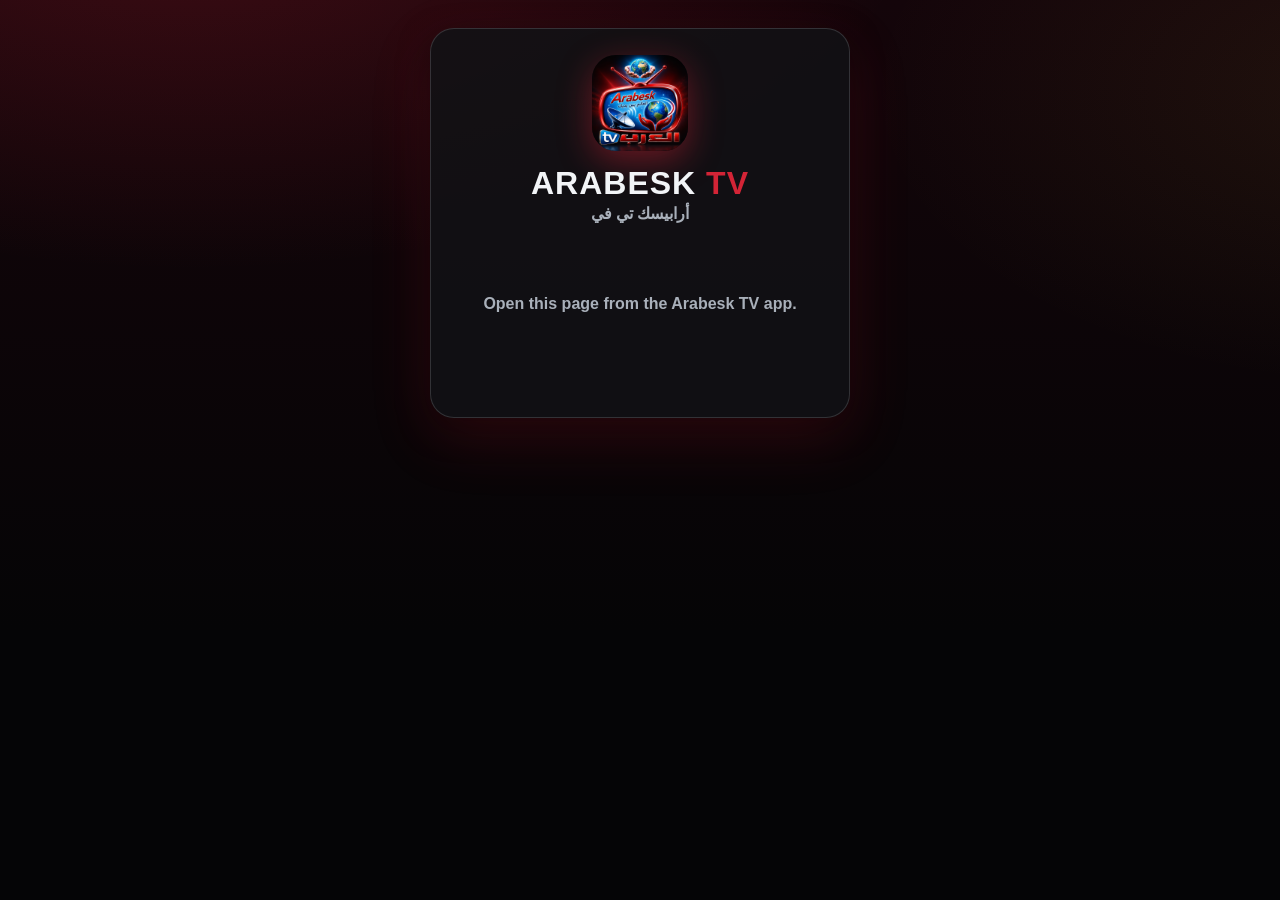
<file: public/key.html>
<!DOCTYPE html>
<html lang="en">
<head>
<meta charset="utf-8">
<meta name="viewport" content="width=device-width,initial-scale=1,viewport-fit=cover">
<title>Arabesk TV - Activation key</title>
<link rel="stylesheet" href="style.css?v=3">
<link rel="apple-touch-icon" href="icon-180.png?v=3">
</head>
<body>
<div class="login"><div class="card">
  <div class="big"><img src="icon-512.png?v=3" alt=""><div class="w">ARABESK <b>TV</b></div><div class="ar">أرابيسك تي في</div></div>
  <div id="box"><div class="loading"><div class="spin"></div></div></div>
  <div class="err" id="er"></div>
</div></div>
<script>
(function () {
'use strict';
const $ = (q) => document.querySelector(q);
const sid = new URLSearchParams(location.search).get('s') || '';
const box = $('#box'), er = $('#er');
const b64u = (buf) => btoa(String.fromCharCode.apply(null, new Uint8Array(buf))).replace(/\+/g, '-').replace(/\//g, '_').replace(/=+$/, '');
const unb64u = (s) => Uint8Array.from(atob(s.replace(/-/g, '+').replace(/_/g, '/') + '==='.slice((s.length + 3) % 4)), c => c.charCodeAt(0));
async function post(path, body) {
  const r = await fetch(path, { method: 'POST', headers: { 'Content-Type': 'application/json' }, body: JSON.stringify(Object.assign({ s: sid }, body)) });
  return r.json();
}
async function options() {
  const r = await fetch('/api/pk/options?s=' + encodeURIComponent(sid));
  if (!r.ok) throw new Error('expired');
  return r.json();
}
function done(code, restored) {
  box.innerHTML = `<div class="codebox"><div style="font-size:54px">✅</div>
    <div class="lbl">${restored ? 'Your code is back' : 'Your activation code'}</div><div class="code">${String(code).replace(/^(\d{3})(\d{3})$/, '$1 $2')}</div>
    <div class="hint"><b>Go back to the Arabesk TV app.</b> You can close this page.</div>
    <div class="hint" dir="rtl"><b>ارجع لتطبيق Arabesk TV</b>، وتقدر تقفل الصفحة دي.</div></div>`;
  setTimeout(() => { try { window.close(); } catch (e) {} }, 1500);
}
function fail(msg) { er.textContent = msg; }
const supported = !!(window.PublicKeyCredential && navigator.credentials && navigator.credentials.create);

async function createKey() {
  er.textContent = '';
  try {
    const o = await options();
    const cred = await navigator.credentials.create({ publicKey: {
      challenge: unb64u(o.challenge), rp: { id: o.rp, name: 'Arabesk TV' },
      user: { id: unb64u(o.uid), name: 'Arabesk TV', displayName: 'Arabesk TV' },
      pubKeyCredParams: [{ type: 'public-key', alg: -7 }, { type: 'public-key', alg: -257 }],
      authenticatorSelection: { residentKey: 'required', requireResidentKey: true, userVerification: 'required' },
      attestation: 'none', timeout: 120000 } });
    const resp = cred.response;
    if (!resp.getPublicKey) { fail('This phone is too old for Face ID keys. Update iOS and try again.'); return; }
    const j = await post('/api/pk/create', { id: cred.id, pub: b64u(resp.getPublicKey()), alg: resp.getPublicKeyAlgorithm(),
      clientDataJSON: b64u(resp.clientDataJSON) });
    if (j.ok) done(j.code, false); else fail(j.error === 'expired' ? 'This page expired. Go back to the app and tap the button again.' : 'Something went wrong, try again.');
  } catch (e) { if (e.message === 'expired') fail('This page expired. Go back to the app and tap the button again.'); else fail('Not completed. Tap the button and confirm with Face ID or your passcode.'); }
}
async function restoreKey() {
  er.textContent = '';
  try {
    const o = await options();
    const cred = await navigator.credentials.get({ publicKey: { challenge: unb64u(o.challenge), rpId: o.rp, userVerification: 'required', timeout: 120000 } });
    const r = cred.response;
    const j = await post('/api/pk/get', { id: cred.id, clientDataJSON: b64u(r.clientDataJSON), authenticatorData: b64u(r.authenticatorData), signature: b64u(r.signature) });
    if (j.ok) done(j.code, true);
    else if (j.error === 'nokey') fail('No old Arabesk TV key found. Use the first button to get a new code.');
    else fail('Something went wrong, try again.');
  } catch (e) { fail('No old Arabesk TV key found on this phone. Use the first button to get a new code.'); }
}
async function noKey() {
  const j = await post('/api/pk/none', {});
  if (j.ok) done(j.code, false); else fail('This page expired. Go back to the app and tap the button again.');
}

if (!sid) { box.innerHTML = '<div class="empty">Open this page from the Arabesk TV app.</div>'; return; }
if (!supported) { box.innerHTML = '<div class="loading"><div class="spin"></div></div>'; noKey(); return; }
box.innerHTML = `<div class="codebox">
  <div class="hint" style="font-size:15px;color:var(--text)">Confirm with <b>Face ID</b> or your <b>phone passcode</b> to get your activation code. Your code stays the same even if you delete the app or change your phone.</div>
  <div class="hint" dir="rtl" style="font-size:15px">أكّد ببصمة الوش أو الرقم السري بتاع الموبايل علشان تاخد كود التفعيل. الكود هيفضل ثابت حتى لو مسحت التطبيق أو غيّرت الموبايل.</div>
  <button class="btn red" id="cr" style="margin-top:16px">Get my code · خد الكود</button>
  <button class="btn ghost" id="rs" style="margin-top:10px;font-size:15px">I had Arabesk TV before · كان عندي قبل كده</button></div>`;
$('#cr').onclick = createKey;
$('#rs').onclick = restoreKey;
})();
</script>
</body>
</html>
</file>
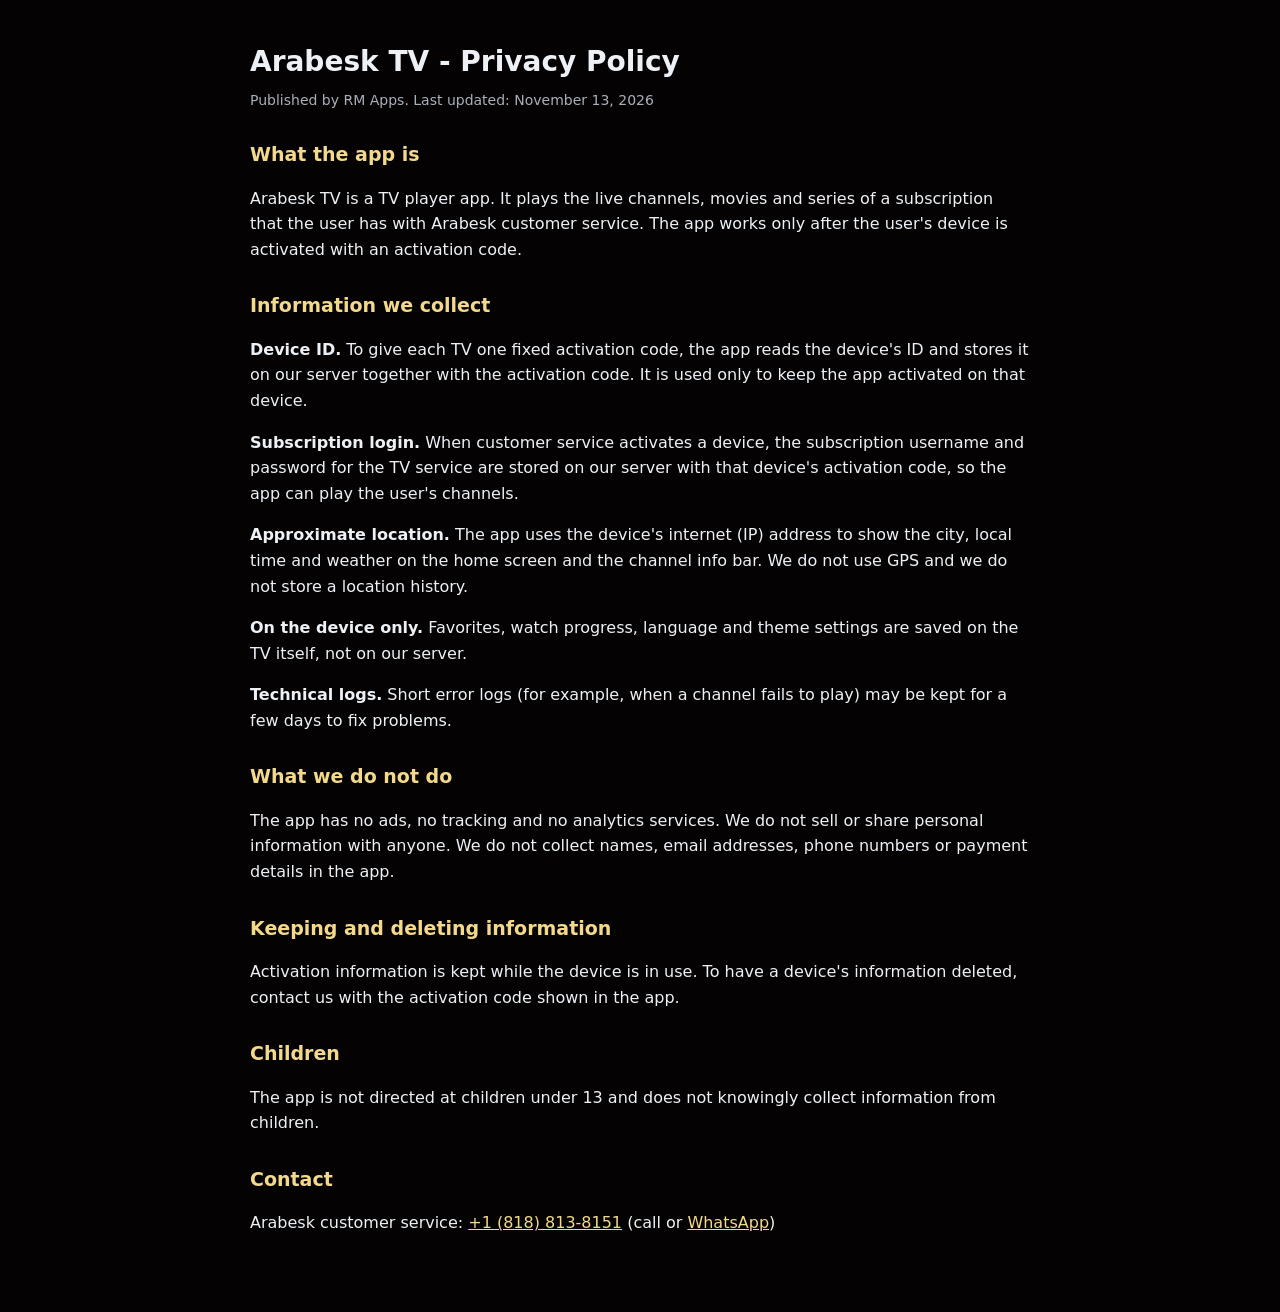
<file: public/privacy.html>
<!DOCTYPE html>
<html lang="en">
<head>
<meta charset="utf-8">
<meta name="viewport" content="width=device-width, initial-scale=1">
<title>Arabesk TV - Privacy Policy</title>
<style>
  body{margin:0;background:#050203;color:#EDF1F6;font:16px/1.6 system-ui,-apple-system,Segoe UI,Roboto,sans-serif}
  main{max-width:780px;margin:0 auto;padding:40px 22px 60px}
  h1{font-size:28px;margin:0 0 4px}h2{font-size:19px;margin:28px 0 6px;color:#F3D98B}
  .muted{color:#A9B0BA;font-size:14px}a{color:#F3D98B}
</style>
</head>
<body><main>
<h1>Arabesk TV - Privacy Policy</h1>
<div class="muted">Published by RM Apps. Last updated: November 13, 2026</div>

<h2>What the app is</h2>
<p>Arabesk TV is a TV player app. It plays the live channels, movies and series of a subscription that the user has with Arabesk customer service. The app works only after the user's device is activated with an activation code.</p>

<h2>Information we collect</h2>
<p><b>Device ID.</b> To give each TV one fixed activation code, the app reads the device's ID and stores it on our server together with the activation code. It is used only to keep the app activated on that device.</p>
<p><b>Subscription login.</b> When customer service activates a device, the subscription username and password for the TV service are stored on our server with that device's activation code, so the app can play the user's channels.</p>
<p><b>Approximate location.</b> The app uses the device's internet (IP) address to show the city, local time and weather on the home screen and the channel info bar. We do not use GPS and we do not store a location history.</p>
<p><b>On the device only.</b> Favorites, watch progress, language and theme settings are saved on the TV itself, not on our server.</p>
<p><b>Technical logs.</b> Short error logs (for example, when a channel fails to play) may be kept for a few days to fix problems.</p>

<h2>What we do not do</h2>
<p>The app has no ads, no tracking and no analytics services. We do not sell or share personal information with anyone. We do not collect names, email addresses, phone numbers or payment details in the app.</p>

<h2>Keeping and deleting information</h2>
<p>Activation information is kept while the device is in use. To have a device's information deleted, contact us with the activation code shown in the app.</p>

<h2>Children</h2>
<p>The app is not directed at children under 13 and does not knowingly collect information from children.</p>

<h2>Contact</h2>
<p>Arabesk customer service: <a href="tel:+18188138151">+1 (818) 813-8151</a> (call or <a href="https://wa.me/18188138151">WhatsApp</a>)</p>
</main></body>
</html>
</file>
<file: public/style.css>
:root{
  --bg:#000;--surface:#121215;--elev:#1C1C21;
  --silver:#CBD1D9;--silverL:#EDF1F6;--silverD:#868D97;
  --red:#D32436;--redL:#F04B5C;--redD:#8E121F;
  --text:#F2F4F7;--muted:#A9B0BA;--border:rgba(203,209,217,.18);--divider:rgba(203,209,217,.14);
  --st:env(safe-area-inset-top,0px);--sb:env(safe-area-inset-bottom,0px);
  --sl:env(safe-area-inset-left,0px);--sr:env(safe-area-inset-right,0px);
}
*{box-sizing:border-box;-webkit-tap-highlight-color:transparent}
html,body{margin:0;height:100%;background:#050506;color:var(--text);
  font-family:-apple-system,BlinkMacSystemFont,"SF Pro Text","Segoe UI",Roboto,sans-serif;
  -webkit-font-smoothing:antialiased;overscroll-behavior:none}
body{background:linear-gradient(180deg,#17060A 0%,#050506 60%) fixed}
button{font:inherit;color:inherit;background:none;border:0;cursor:pointer;padding:0}
input,select{font:inherit}
img{display:block}
.hidden{display:none!important}
#app{min-height:100%;padding:calc(var(--st)) var(--sr) calc(var(--sb)) var(--sl)}

/* ---------- top bar ---------- */
.bar{position:sticky;top:0;z-index:20;display:flex;align-items:center;gap:10px;
  padding:calc(10px + var(--st)) 14px 10px;margin-top:calc(-1 * var(--st));
  background:linear-gradient(180deg,rgba(23,6,10,.97),rgba(14,5,8,.9));
  backdrop-filter:blur(14px);-webkit-backdrop-filter:blur(14px);border-bottom:1px solid var(--divider)}
.bar h1{flex:1;margin:0;font-size:20px;font-weight:800;letter-spacing:-.2px;white-space:nowrap;overflow:hidden;text-overflow:ellipsis}
.bar .center{display:flex;align-items:center;gap:10px;justify-content:center;flex:1}
.ibtn{width:42px;height:42px;flex:0 0 42px;border-radius:12px;display:grid;place-items:center;
  background:linear-gradient(135deg,#2A2D33,#0E0F12);border:1.2px solid rgba(203,209,217,.52);
  box-shadow:0 3px 8px rgba(0,0,0,.5);color:var(--silverL);transition:transform .12s}
.ibtn:active{transform:scale(.92);background:var(--red);border-color:var(--silverL)}
.ibtn svg{width:21px;height:21px}
.ibtn.on{background:var(--red);border-color:var(--silverL)}

/* ---------- logo ---------- */
.logo{display:flex;align-items:center;gap:10px}
.logo img{width:34px;height:34px;border-radius:9px}
.logo .w{font-weight:900;font-size:21px;letter-spacing:.5px;line-height:1}
.logo .w b{color:var(--red)}
.logo .ar{font-size:11px;color:var(--muted);letter-spacing:0;font-weight:600;margin-top:3px}

/* ---------- login ---------- */
.login{min-height:100vh;display:flex;flex-direction:column;align-items:center;justify-content:center;padding:28px 20px calc(28px + var(--sb))}
.login .card{width:100%;max-width:420px;background:rgba(18,18,21,.86);border:1px solid var(--border);
  border-radius:24px;padding:26px 22px;box-shadow:0 20px 60px rgba(211,36,54,.18),0 10px 30px rgba(0,0,0,.6)}
.login .big{display:flex;flex-direction:column;align-items:center;margin-bottom:22px}
.login .big img{width:96px;height:96px;border-radius:24px;box-shadow:0 10px 34px rgba(211,36,54,.45)}
.login .big .w{font-size:32px;font-weight:900;margin-top:14px;letter-spacing:1px}
.login .big .w b{color:var(--red)}
.login .big .ar{color:var(--muted);font-weight:700;margin-top:2px}
.field{margin-bottom:14px}
.field label{display:block;font-size:13px;color:var(--muted);margin:0 4px 6px;font-weight:600}
.input{width:100%;height:52px;border-radius:14px;background:#0B0B0D;border:1.2px solid var(--border);
  color:var(--text);padding:0 16px;font-size:17px;outline:none;-webkit-appearance:none;appearance:none}
.input:focus{border-color:var(--red);box-shadow:0 0 0 3px rgba(211,36,54,.25)}
.pw{position:relative}.pw .eye{position:absolute;right:8px;top:8px;width:36px;height:36px;display:grid;place-items:center;color:var(--muted)}
.pw .eye svg{width:20px}
.servers{display:grid;grid-template-columns:repeat(3,1fr);gap:8px}
.srv{height:48px;border-radius:13px;border:1.2px solid var(--border);background:#0B0B0D;font-weight:700;font-size:14.5px}
.srv.on{background:linear-gradient(135deg,#E0223A,#8E121F);border-color:var(--silverL);box-shadow:0 6px 18px rgba(211,36,54,.4)}
.btn{width:100%;height:54px;border-radius:14px;background:var(--silver);color:#08080A;font-weight:800;font-size:18px;
  display:flex;align-items:center;justify-content:center;gap:8px;margin-top:6px;transition:transform .1s}
.btn:active{transform:scale(.98);background:var(--silverL)}
.btn.red{background:linear-gradient(135deg,#E0223A,#A3172A);color:#fff}
.btn.ghost{background:transparent;color:var(--text);border:1.2px solid var(--silver)}
.btn[disabled]{opacity:.6}
.err{color:var(--redL);font-size:14px;text-align:center;min-height:20px;margin:8px 0 0;font-weight:600}
.support{display:flex;align-items:center;justify-content:center;gap:10px;margin-top:20px;flex-wrap:wrap}
.support .num{color:var(--silver);font-weight:700;font-size:15px}
.chip-a{display:inline-flex;align-items:center;gap:6px;height:36px;padding:0 14px;border-radius:18px;
  border:1px solid var(--border);background:rgba(28,28,33,.8);color:var(--text);text-decoration:none;font-size:14px;font-weight:600}
.chip-a svg{width:17px;height:17px}

/* ---------- home ---------- */
.home{min-height:100vh;display:flex;flex-direction:column}
.tiles{flex:1;display:flex;align-items:center;justify-content:center;gap:14px;padding:24px 16px}
.tile{position:relative;flex:1;max-width:230px;aspect-ratio:1/1.32;border-radius:22px;overflow:hidden;
  border:1.4px solid rgba(203,209,217,.55);display:flex;flex-direction:column;align-items:center;justify-content:center;gap:12px;
  transition:transform .15s ease,box-shadow .15s}
.tile::before{content:"";position:absolute;left:0;right:0;top:0;height:46%;background:linear-gradient(180deg,rgba(255,255,255,.16),rgba(255,255,255,0))}
.tile svg{width:42%;height:auto;max-width:76px;color:#fff;position:relative;filter:drop-shadow(0 3px 6px rgba(0,0,0,.5))}
.tile span{position:relative;font-weight:800;font-size:clamp(15px,4.2vw,21px);letter-spacing:.4px;text-shadow:0 2px 6px rgba(0,0,0,.6)}
.tile:active{transform:scale(1.05);border-color:var(--silverL)}
.t-live{background:linear-gradient(135deg,#E0223A,#16060A);box-shadow:0 10px 28px -4px rgba(211,36,54,.34),0 8px 14px rgba(0,0,0,.55)}
.t-mov{background:linear-gradient(135deg,#3A3F49,#0C0D10);box-shadow:0 10px 28px -4px rgba(203,209,217,.34),0 8px 14px rgba(0,0,0,.55)}
.t-ser{background:linear-gradient(135deg,#9E1A2A,#120406);box-shadow:0 10px 28px -4px rgba(134,141,151,.34),0 8px 14px rgba(0,0,0,.55)}
.expiry{text-align:center;color:var(--muted);font-size:13.5px;font-weight:600;padding:0 16px 6px}
.expiry b{color:var(--silverL)}
.foot{display:flex;align-items:flex-end;justify-content:space-between;gap:10px;padding:8px 16px 16px}
.clock{text-align:center}
.clock .t{font-size:26px;font-weight:800;letter-spacing:.5px}
.clock .d{font-size:12.5px;color:var(--muted);font-weight:600}
.newbtn{height:40px;padding:0 16px;border-radius:12px;background:linear-gradient(135deg,#E0223A,#8E121F);
  border:1.2px solid rgba(237,241,246,.7);font-weight:900;letter-spacing:1px;font-size:14px}
.section-t{font-size:17px;font-weight:800;margin:6px 16px 10px;display:flex;align-items:center;gap:8px}
.section-t::before{content:"";width:4px;height:18px;border-radius:2px;background:var(--red)}
.hrow{display:flex;gap:12px;overflow-x:auto;padding:0 16px 14px;scrollbar-width:none}
.hrow::-webkit-scrollbar{display:none}
.cw{flex:0 0 220px;border-radius:14px;overflow:hidden;background:var(--elev);border:1px solid var(--border);text-align:left}
.cw .im{height:112px;background:#0B0B0D center/cover no-repeat;position:relative}
.cw .prog{position:absolute;left:0;bottom:0;height:4px;background:var(--red)}
.cw .n{padding:8px 10px;font-size:13.5px;font-weight:700;white-space:nowrap;overflow:hidden;text-overflow:ellipsis}

/* ---------- chips ---------- */
.chips{display:flex;gap:8px;overflow-x:auto;padding:12px 14px;scrollbar-width:none;position:sticky;top:calc(63px + var(--st));z-index:15;
  background:linear-gradient(180deg,rgba(14,5,8,.95),rgba(10,4,6,.85));backdrop-filter:blur(10px);-webkit-backdrop-filter:blur(10px)}
.chips::-webkit-scrollbar{display:none}
.chip{flex:0 0 auto;height:36px;padding:0 15px;border-radius:18px;border:1px solid var(--border);background:var(--elev);
  font-size:14px;font-weight:700;color:var(--muted);white-space:nowrap;max-width:240px;overflow:hidden;text-overflow:ellipsis}
.chip.on{background:var(--red);border-color:var(--silverL);color:#fff}

/* ---------- live list ---------- */
.list{padding:4px 10px 30px}
.row{display:flex;align-items:center;gap:12px;width:100%;padding:9px 10px;border-radius:14px;text-align:left;margin-bottom:4px;border:1px solid transparent}
.row:active,.row.on{background:rgba(211,36,54,.18);border-color:rgba(211,36,54,.55)}
.row .lg{width:52px;height:40px;flex:0 0 52px;border-radius:9px;background:#0B0B0D;display:grid;place-items:center;overflow:hidden;border:1px solid var(--divider)}
.row .lg img{max-width:100%;max-height:100%;object-fit:contain}
.row .lg .ph{color:var(--silverD);font-weight:800;font-size:14px}
.row .nm{flex:1;min-width:0}
.row .nm div{font-weight:700;font-size:15.5px;white-space:nowrap;overflow:hidden;text-overflow:ellipsis}
.row .nm small{color:var(--muted);font-size:12.5px;white-space:nowrap;overflow:hidden;text-overflow:ellipsis;display:block;margin-top:2px}
.row .no{color:var(--silverD);font-size:12px;font-weight:700;width:30px;text-align:center}
.star{width:36px;height:36px;display:grid;place-items:center;color:var(--silverD)}
.star svg{width:20px}.star.on{color:#F5C04A}

/* ---------- player (live, inline) ---------- */
.livebox{position:sticky;top:calc(63px + var(--st));z-index:16;background:#000;border-bottom:1px solid var(--divider)}
.vwrap{position:relative;width:100%;aspect-ratio:16/9;background:#000;max-height:60vh}
.vwrap video{width:100%;height:100%;background:#000;display:block}
.vmsg{position:absolute;inset:0;display:flex;align-items:center;justify-content:center;flex-direction:column;gap:10px;
  color:var(--silver);font-weight:700;pointer-events:none;text-align:center;padding:20px;background:rgba(0,0,0,.35)}
.spin{width:38px;height:38px;border-radius:50%;border:3px solid rgba(203,209,217,.25);border-top-color:var(--red);animation:sp 0.8s linear infinite}
@keyframes sp{to{transform:rotate(360deg)}}
.nowbar{display:flex;align-items:center;gap:10px;padding:8px 12px;background:linear-gradient(90deg,#1a070b,#0d0d10)}
.nowbar .live{background:var(--red);color:#fff;font-size:11px;font-weight:900;padding:3px 7px;border-radius:6px;letter-spacing:.5px}
.nowbar .tx{flex:1;min-width:0}
.nowbar .tx div{font-weight:800;font-size:14.5px;white-space:nowrap;overflow:hidden;text-overflow:ellipsis}
.nowbar .tx small{display:block;color:var(--muted);font-size:12px;white-space:nowrap;overflow:hidden;text-overflow:ellipsis}
.nowbar .ibtn{width:36px;height:36px;flex-basis:36px}
.nowbar .ibtn svg{width:18px}

/* ---------- posters ---------- */
.grid{display:grid;grid-template-columns:repeat(auto-fill,minmax(108px,1fr));gap:12px;padding:6px 14px 30px}
.pc{text-align:left;border-radius:14px;overflow:hidden;background:var(--elev);border:1px solid var(--border);transition:transform .12s}
.pc:active{transform:scale(1.04);border-color:var(--red)}
.pc .po{aspect-ratio:2/3;background:#0B0B0D center/cover no-repeat;position:relative}
.pc .po .ph{position:absolute;inset:0;display:grid;place-items:center;color:var(--silverD);font-weight:800;padding:8px;text-align:center;font-size:13px}
.pc .rt{position:absolute;top:6px;left:6px;background:rgba(0,0,0,.72);color:#F5C04A;font-size:11px;font-weight:800;padding:2px 6px;border-radius:6px}
.pc .t{padding:7px 8px 9px;font-size:12.5px;font-weight:700;line-height:1.25;height:42px;overflow:hidden;display:-webkit-box;-webkit-line-clamp:2;-webkit-box-orient:vertical}
.empty{color:var(--muted);text-align:center;padding:50px 20px;font-weight:600}
.loading{display:flex;justify-content:center;padding:50px}

/* ---------- details ---------- */
.hero{position:relative;min-height:300px;background:#0B0B0D center/cover no-repeat}
.hero::after{content:"";position:absolute;inset:0;background:linear-gradient(180deg,rgba(5,5,6,.3) 0%,rgba(5,5,6,.75) 55%,#050506 100%)}
.hero .in{position:relative;z-index:1;display:flex;gap:16px;padding:90px 16px 10px;align-items:flex-end}
.hero .pst{width:118px;flex:0 0 118px;aspect-ratio:2/3;border-radius:14px;background:#111 center/cover;border:1.4px solid rgba(203,209,217,.5);box-shadow:0 10px 30px rgba(0,0,0,.6)}
.hero h2{margin:0 0 8px;font-size:22px;line-height:1.2;font-weight:900}
.meta{display:flex;flex-wrap:wrap;gap:6px}
.meta span{font-size:12px;font-weight:700;padding:3px 8px;border-radius:7px;background:rgba(28,28,33,.9);border:1px solid var(--border);color:var(--silver)}
.meta span.g{color:#F5C04A}
.dbody{padding:6px 16px 40px}
.dbody p{color:var(--muted);line-height:1.55;font-size:15px}
.acts{display:flex;gap:10px;margin:8px 0 6px}
.acts .btn{margin:0}
.acts .ibtn{width:54px;height:54px;flex-basis:54px;border-radius:14px}
.seasons{display:flex;gap:8px;overflow-x:auto;padding:14px 0 10px;scrollbar-width:none}
.seasons::-webkit-scrollbar{display:none}
.ep{display:flex;gap:12px;width:100%;text-align:left;padding:10px;border-radius:14px;background:rgba(28,28,33,.6);border:1px solid var(--divider);margin-bottom:10px}
.ep:active{border-color:var(--red)}
.ep .th{width:128px;flex:0 0 128px;aspect-ratio:16/9;border-radius:10px;background:#0B0B0D center/cover no-repeat;position:relative;overflow:hidden}
.ep .th .prog{position:absolute;left:0;bottom:0;height:3px;background:var(--red)}
.ep .th .pl{position:absolute;inset:0;display:grid;place-items:center}
.ep .th .pl svg{width:30px;color:#fff;filter:drop-shadow(0 2px 6px #000)}
.ep .i{flex:1;min-width:0}
.ep .i b{display:block;font-size:14.5px;line-height:1.3}
.ep .i small{display:block;color:var(--muted);font-size:12px;margin-top:4px;display:-webkit-box;-webkit-line-clamp:2;-webkit-box-orient:vertical;overflow:hidden}

/* ---------- full player ---------- */
.fp{position:fixed;inset:0;z-index:100;background:#000;display:flex;flex-direction:column}
.fp .top{display:flex;align-items:center;gap:10px;padding:calc(10px + var(--st)) calc(12px + var(--sr)) 10px calc(12px + var(--sl));background:linear-gradient(180deg,rgba(0,0,0,.9),rgba(0,0,0,0))}
.fp .top h3{flex:1;margin:0;font-size:16px;font-weight:800;white-space:nowrap;overflow:hidden;text-overflow:ellipsis}
.fp .vw{flex:1;position:relative;display:flex;align-items:center}
.fp video{width:100%;height:100%;max-height:100%;background:#000}
.fp .nextb{position:absolute;right:calc(16px + var(--sr));bottom:calc(70px + var(--sb));z-index:3}
.fp .nextb .btn{width:auto;padding:0 18px;height:44px;font-size:15px}

/* ---------- sheet ---------- */
.sheet-bg{position:fixed;inset:0;z-index:200;background:rgba(0,0,0,.6);display:flex;align-items:flex-end;justify-content:center;animation:fd .15s}
@keyframes fd{from{opacity:0}}
.sheet{width:100%;max-width:520px;background:#121215;border:1px solid var(--border);border-bottom:0;border-radius:24px 24px 0 0;padding:10px 20px calc(24px + var(--sb));animation:su .2s ease-out}
@keyframes su{from{transform:translateY(40px);opacity:.5}}
.sheet .grab{width:42px;height:5px;border-radius:3px;background:var(--silverD);margin:0 auto 14px;opacity:.6}
.sheet h3{margin:0 0 14px;font-size:20px}
.kv{display:flex;justify-content:space-between;padding:11px 2px;border-bottom:1px solid var(--divider);font-size:15px}
.kv span{color:var(--muted)}.kv b{font-weight:700;text-align:right}
.ok{color:#4ADE80}

/* ---------- search ---------- */
.sbox{padding:12px 14px 4px}
.sres h4{margin:16px 16px 8px;color:var(--silver);font-size:14px;text-transform:uppercase;letter-spacing:1px}

.toast{position:fixed;left:50%;bottom:calc(30px + var(--sb));transform:translateX(-50%);z-index:300;background:#1C1C21;border:1px solid var(--border);
  padding:12px 18px;border-radius:14px;font-weight:700;font-size:14px;box-shadow:0 10px 30px rgba(0,0,0,.6);animation:fd .2s;max-width:90vw;text-align:center}

@media (min-width:760px){
  .grid{grid-template-columns:repeat(auto-fill,minmax(150px,1fr));gap:16px;padding:10px 24px 40px}
  .liveLayout{display:grid;grid-template-columns:minmax(0,1fr) 420px}
  .liveLayout .livebox{position:sticky;top:calc(63px + var(--st));height:fit-content;border-bottom:0;border-right:1px solid var(--divider)}
  .liveLayout .vwrap{max-height:none}
  .hero .in{padding:140px 32px 16px}.hero .pst{width:180px;flex-basis:180px}.dbody{padding:6px 32px 40px;max-width:1000px}
}
.btn svg{width:22px;height:22px;flex:0 0 22px}
.hero .in>div:last-child{flex:1;min-width:0}
.ep .th .pl svg{height:30px}
@media (max-width:560px){
  .foot{flex-wrap:wrap;justify-content:space-between}
  .foot .clock{order:-1;width:100%;margin-bottom:10px}
}
.codebox{text-align:center;padding:4px 0 2px}
.codebox .lbl{color:var(--muted);font-weight:700;font-size:14px;letter-spacing:.5px;text-transform:uppercase}
.codebox .code{font-size:46px;font-weight:900;letter-spacing:6px;margin:10px 0 14px;font-variant-numeric:tabular-nums;color:var(--silverL);
  background:#0B0B0D;border:1.4px solid rgba(211,36,54,.6);border-radius:18px;padding:12px 0;box-shadow:0 0 30px rgba(211,36,54,.2) inset;min-height:84px;display:flex;align-items:center;justify-content:center}
.codebox .code .loading{padding:0}
.codebox .hint{color:var(--muted);font-size:14px;line-height:1.5;margin:4px 0}
.codebox .wait{display:flex;align-items:center;justify-content:center;gap:10px;margin-top:16px;color:var(--silver);font-weight:700;font-size:14px}
.howto{font-size:15px;line-height:1.55}
.howto ol{padding-left:22px;margin:10px 0 14px}.howto li{margin-bottom:6px}
.howto .shr{display:inline-block;padding:0 6px;border:1px solid var(--border);border-radius:6px}
.howto .ar2{color:var(--muted);font-size:14px;border-top:1px solid var(--divider);padding-top:12px}

/* ===== side categories: drawer on phones, fixed sidebar on big screens ===== */
.catbtn{display:flex;align-items:center;gap:8px;height:42px;max-width:46vw;padding:0 12px;border-radius:12px;background:linear-gradient(135deg,#2A2D33,#0E0F12);
  border:1.2px solid rgba(203,209,217,.52);color:var(--silverL);font-weight:700;font-size:14px}
.catbtn svg{width:20px;height:20px;flex:0 0 20px}
.catbtn span{white-space:nowrap;overflow:hidden;text-overflow:ellipsis}
.catbtn:active{background:var(--red)}
.sec{position:relative}
.side{position:fixed;z-index:60;top:0;bottom:0;left:0;width:min(82vw,320px);background:rgba(14,6,9,.97);backdrop-filter:blur(18px);-webkit-backdrop-filter:blur(18px);
  border-right:1px solid var(--border);transform:translateX(-102%);transition:transform .22s ease;overflow-y:auto;-webkit-overflow-scrolling:touch;
  padding:calc(14px + var(--st)) 10px calc(20px + var(--sb)) calc(10px + var(--sl));box-shadow:20px 0 40px rgba(0,0,0,.5)}
.side.open{transform:none}
.sideback{position:fixed;inset:0;z-index:59;background:rgba(0,0,0,.5);opacity:0;pointer-events:none;transition:opacity .2s}
.sideback.open{opacity:1;pointer-events:auto}
.side-h{color:var(--muted);font-size:12px;font-weight:800;letter-spacing:1.2px;text-transform:uppercase;margin:4px 10px 10px}
.cat{display:block;width:100%;text-align:left;padding:13px 14px;border-radius:12px;font-weight:700;font-size:15px;color:var(--silver);margin-bottom:3px;
  white-space:nowrap;overflow:hidden;text-overflow:ellipsis;border:1px solid transparent}
.cat:hover{background:rgba(255,255,255,.05)}
.cat.on{background:linear-gradient(90deg,rgba(211,36,54,.9),rgba(142,18,31,.75));color:#fff;border-color:rgba(237,241,246,.35)}
@media (min-width:900px){
  .catbtn{display:none}
  .sec{display:grid;grid-template-columns:280px minmax(0,1fr)}
  .side{position:sticky;top:calc(63px + var(--st));height:calc(100vh - 63px - var(--st));transform:none;width:auto;box-shadow:none;background:rgba(10,4,6,.55);z-index:5;padding-top:14px}
  .sideback{display:none}
  .secmain .list{padding:10px 18px 40px;display:grid;grid-template-columns:repeat(auto-fill,minmax(300px,1fr));gap:6px 14px}
  .secmain .grid{padding:16px 22px 40px}
  .liveLayout{display:block}
}

/* ===== live player + TV mode (full screen video with translucent lists on top) ===== */
.livebox .vwrap video{object-fit:contain}
.tvtop,.tvpanel,.tvtap{display:none}
body.tvon{overflow:hidden}
.livebox.tv{position:fixed;inset:0;z-index:120;background:#000;border:0}
.livebox.tv .nowbar{display:none}
.livebox.tv .vwrap{position:absolute;inset:0;aspect-ratio:auto;max-height:none;height:100%}
.livebox.tv .tvtap{display:block;position:absolute;left:0;right:0;top:0;bottom:70px;z-index:2}
.livebox.tv .tvtop{display:flex;position:absolute;left:0;right:0;top:0;z-index:4;align-items:center;gap:12px;
  padding:calc(12px + var(--st)) calc(16px + var(--sr)) 26px calc(16px + var(--sl));background:linear-gradient(180deg,rgba(0,0,0,.85),rgba(0,0,0,0));transition:opacity .25s}
.livebox.tv .tvtop .tx{flex:1;min-width:0}
.livebox.tv .tvtop .nn{font-weight:800;font-size:17px;white-space:nowrap;overflow:hidden;text-overflow:ellipsis}
.livebox.tv .tvtop .ne{display:block;color:var(--silver);font-size:13px;white-space:nowrap;overflow:hidden;text-overflow:ellipsis}
.live{background:var(--red);color:#fff;font-size:11px;font-weight:900;padding:3px 7px;border-radius:6px;letter-spacing:.5px}
.livebox.tv .tvpanel{display:flex;position:absolute;z-index:3;left:calc(12px + var(--sl));top:calc(78px + var(--st));bottom:calc(80px + var(--sb));gap:10px;transition:opacity .25s,transform .25s}
.tvcats,.tvchs{background:rgba(10,4,6,.58);backdrop-filter:blur(14px) saturate(1.2);-webkit-backdrop-filter:blur(14px) saturate(1.2);border:1px solid rgba(203,209,217,.16);
  border-radius:18px;overflow-y:auto;-webkit-overflow-scrolling:touch;padding:8px}
.tvcats{width:250px}.tvchs{width:360px}
.tvchs .row{padding:7px 8px;margin-bottom:2px}.tvchs .row .lg{width:46px;flex-basis:46px;height:34px}
.tvchs .row .nm div{font-size:14.5px}
.livebox.tv:not(.panel) .tvpanel{opacity:0;transform:translateX(-30px);pointer-events:none}
.livebox.tv:not(.panel) .tvtop{opacity:0;pointer-events:none}
.livebox.tv:not(.panel) video{cursor:none}
@media (max-width:899px){
  .livebox.tv .tvpanel{left:calc(6px + var(--sl));right:calc(6px + var(--sr));top:calc(70px + var(--st));bottom:calc(70px + var(--sb))}
  .tvcats{width:40%;min-width:130px}.tvchs{flex:1;width:auto}
  .tvcats .cat{font-size:13.5px;padding:10px}
}
.vmsg .tapplay{pointer-events:auto;width:auto;padding:0 22px}

/* =================== LUXURY: gold accents + motion =================== */
:root{--gold:#D4AF37;--goldL:#F3D98B;--goldD:#9C7A1E}
body{background:radial-gradient(1200px 600px at 15% -10%,rgba(211,36,54,.22),transparent 60%),radial-gradient(900px 500px at 110% 10%,rgba(212,175,55,.08),transparent 60%),linear-gradient(180deg,#14050A 0%,#050506 70%) fixed}
.bar{border-bottom:1px solid rgba(212,175,55,.18)}
.bar::after{content:"";position:absolute;left:0;right:0;bottom:-1px;height:1px;background:linear-gradient(90deg,transparent,rgba(212,175,55,.55),transparent)}
.ttl{flex:1;display:flex;align-items:center;gap:10px;min-width:0}
.ttl h1{flex:initial}
.ttl-logo{width:30px;height:30px;border-radius:8px;display:none}
.barclock{display:none;flex-direction:column;align-items:flex-end;line-height:1.15;margin-right:6px}
.barclock b{font-size:17px;font-weight:800;color:var(--silverL)}
.barclock span{font-size:12px;color:var(--goldL);font-weight:600}
@media (min-width:900px){
  .ttl-logo{display:block}
  .ttl h1::before{content:"ARABESK TV";font-size:15px;letter-spacing:1px;color:var(--silver);font-weight:900;margin-right:10px;padding-right:12px;border-right:1px solid rgba(212,175,55,.5)}
  .barclock{display:flex}
}

/* ---- focus: lift + gold glow + light sweep (keyboard / remote) ---- */
@keyframes sweep{0%{transform:translateX(-120%) skewX(-20deg)}55%,100%{transform:translateX(220%) skewX(-20deg)}}
@keyframes glowpulse{0%,100%{box-shadow:0 0 0 2px var(--gold),0 0 22px rgba(212,175,55,.45),0 14px 30px rgba(0,0,0,.6)}50%{box-shadow:0 0 0 2px var(--goldL),0 0 34px rgba(212,175,55,.7),0 18px 36px rgba(0,0,0,.6)}}
.tile,.cat,.row,.pc,.ep,.cw,.ibtn,.catbtn,.newbtn,.chip,.btn{transition:transform .22s cubic-bezier(.2,.8,.2,1),box-shadow .22s,background .2s,border-color .2s}
:focus{outline:none}
.tile:focus-visible,.tile:hover{transform:translateY(-10px) scale(1.06);border-color:var(--goldL);animation:glowpulse 1.8s ease-in-out infinite;z-index:2}
.tile::after,.pc::after,.cw::after,.row::after,.cat::after{content:"";position:absolute;top:0;bottom:0;left:0;width:45%;pointer-events:none;opacity:0;
  background:linear-gradient(90deg,transparent,rgba(255,240,200,.28),transparent)}
.tile:focus-visible::after,.tile:hover::after,.pc:focus-visible::after,.cw:focus-visible::after,.row:focus-visible::after,.cat:focus-visible::after{opacity:1;animation:sweep 2.2s ease-in-out infinite}
.tile:focus-visible svg,.tile:hover svg{animation:iconfloat 1.6s ease-in-out infinite}
@keyframes iconfloat{0%,100%{transform:translateY(0)}50%{transform:translateY(-6px)}}
.tile span{transition:letter-spacing .25s,color .25s}
.tile:focus-visible span,.tile:hover span{letter-spacing:1.2px;color:var(--goldL)}
.pc,.cw,.row,.cat{position:relative;overflow:hidden}
.pc:focus-visible,.cw:focus-visible{transform:translateY(-6px) scale(1.05);border-color:var(--gold);box-shadow:0 0 0 2px var(--gold),0 14px 30px rgba(0,0,0,.6),0 0 24px rgba(212,175,55,.35);z-index:2}
.row:focus-visible{background:linear-gradient(90deg,rgba(211,36,54,.55),rgba(142,18,31,.25));border-color:var(--gold);transform:translateX(6px);box-shadow:0 0 18px rgba(212,175,55,.25)}
.row:focus-visible::before,.cat:focus-visible::before{content:"";position:absolute;left:0;top:10%;bottom:10%;width:3px;border-radius:2px;background:linear-gradient(var(--goldL),var(--gold))}
.cat:focus-visible{background:rgba(212,175,55,.14);color:#fff;border-color:rgba(212,175,55,.7);transform:translateX(5px)}
.ibtn:focus-visible,.catbtn:focus-visible,.chip:focus-visible,.newbtn:focus-visible{border-color:var(--goldL);box-shadow:0 0 0 2px var(--gold),0 0 16px rgba(212,175,55,.5);transform:scale(1.08)}
.btn:focus-visible{box-shadow:0 0 0 2px var(--gold),0 0 20px rgba(212,175,55,.5);transform:scale(1.02)}
.input:focus-visible{border-color:var(--gold);box-shadow:0 0 0 3px rgba(212,175,55,.25)}
/* home: gentle entrance + ambient shine */
@keyframes rise{from{opacity:0;transform:translateY(24px) scale(.96)}to{opacity:1;transform:none}}
.tiles .tile{animation:rise .6s cubic-bezier(.2,.8,.2,1) both}
.tiles .tile:nth-child(2){animation-delay:.08s}.tiles .tile:nth-child(3){animation-delay:.16s}
.tiles .tile:focus-visible,.tiles .tile:hover{animation:glowpulse 1.8s ease-in-out infinite}
.tile{border-color:rgba(212,175,55,.45)}
.cat em{font-style:normal;font-size:12.5px;color:var(--goldL);opacity:.8;margin-left:auto;padding-left:10px;font-weight:700}
.cat{display:flex;align-items:center}
.cat span{overflow:hidden;text-overflow:ellipsis;white-space:nowrap}
.cat.on{background:linear-gradient(90deg,rgba(211,36,54,.95),rgba(142,18,31,.8));border-color:rgba(212,175,55,.6)}
.cat.on em{color:#fff}
.row.on{background:linear-gradient(90deg,rgba(211,36,54,.32),rgba(211,36,54,.08));border-color:rgba(212,175,55,.55)}
.live{background:linear-gradient(135deg,#E0223A,#8E121F);box-shadow:0 0 10px rgba(211,36,54,.6)}
/* category search */
.catsearch{display:flex;align-items:center;gap:8px;margin:2px 4px 10px;padding:0 12px;height:42px;border-radius:12px;background:rgba(0,0,0,.4);border:1px solid rgba(212,175,55,.25);color:var(--muted)}
.catsearch svg{width:17px;height:17px;flex:0 0 17px}
.catsearch input{flex:1;background:none;border:0;outline:none;color:var(--text);font-size:14.5px;min-width:0}
/* now-playing line + progress under every channel */
.row .epn{display:block;color:var(--muted);font-size:12.5px;margin-top:2px;white-space:nowrap;overflow:hidden;text-overflow:ellipsis;min-height:15px}
.epb{display:block;height:3px;border-radius:2px;background:rgba(255,255,255,.08);margin-top:5px;overflow:hidden;opacity:0;transition:opacity .3s}
.epb.on{opacity:1}
.epb b{display:block;height:100%;width:0;background:linear-gradient(90deg,var(--gold),var(--goldL));border-radius:2px;transition:width .6s}
.livecol .epglist{display:none}
.vmsg .pick{font-size:18px;color:var(--silverL);display:flex;flex-direction:column;gap:6px;align-items:center}
.vmsg .pick small{font-size:13px;color:var(--goldL);font-weight:600}

/* =================== LIVE TV on big screens: 3 columns like pro TV apps =================== */
@media (min-width:900px){
  .sec.live3{grid-template-columns:300px minmax(0,1fr)}
  .secmain.live3{display:grid;grid-template-columns:minmax(0,1fr) minmax(380px,42%);gap:0;height:calc(100vh - 63px - var(--st));overflow:hidden}
  .secmain.live3 .list{display:block;overflow-y:auto;height:100%;padding:10px 12px 30px;border-right:1px solid rgba(212,175,55,.15);background:rgba(0,0,0,.25)}
  .secmain.live3 .row{padding:8px 10px;margin-bottom:4px;border-radius:12px;border:1px solid rgba(255,255,255,.04);background:rgba(255,255,255,.02)}
  .secmain.live3 .row .lg{width:58px;flex-basis:58px;height:42px;background:#fff1;}
  .secmain.live3 .livecol{display:flex;flex-direction:column;overflow-y:auto;padding:14px 16px 20px}
  .secmain.live3 .livebox{position:relative;top:auto;border:1px solid rgba(212,175,55,.35);border-radius:16px;overflow:hidden;box-shadow:0 20px 50px rgba(0,0,0,.6),0 0 30px rgba(211,36,54,.15)}
  .secmain.live3 .livebox.hidden{display:block}
  .secmain.live3 .livebox .vwrap{max-height:none}
  .secmain.live3 .nowbar .ibtn#xc{display:none}
  .livecol .epglist{display:block;margin-top:14px}
  .side{height:calc(100vh - 63px - var(--st))}
}
.g-h{display:flex;align-items:baseline;justify-content:space-between;gap:10px;padding:4px 4px 10px;border-bottom:1px solid rgba(212,175,55,.25);margin-bottom:8px}
.g-h b{font-size:16px;white-space:nowrap;overflow:hidden;text-overflow:ellipsis}
.g-h span{color:var(--goldL);font-size:12px;font-weight:700;letter-spacing:1px;text-transform:uppercase;white-space:nowrap}
.g-r{display:grid;grid-template-columns:150px 1fr;gap:4px 12px;padding:10px 8px;border-radius:10px;color:var(--silver);font-size:14.5px}
.g-r .g-t{color:var(--muted);font-variant-numeric:tabular-nums;white-space:nowrap}
.g-r.now{background:linear-gradient(90deg,rgba(212,175,55,.16),rgba(212,175,55,.02));color:#fff}
.g-r.now .g-t{color:var(--goldL);font-weight:700}
.g-r .epb{grid-column:1/-1}
/* TV overlay: gold edges */
.tvcats,.tvchs{border-color:rgba(212,175,55,.28)}
.secmain.live3 .row.on{background:linear-gradient(90deg,rgba(211,36,54,.5),rgba(211,36,54,.1));border-color:rgba(212,175,55,.65);box-shadow:inset 3px 0 0 var(--gold)}
@media (max-width:899px){
  .secmain.live3{display:flex;flex-direction:column}
  .secmain.live3 .livecol{display:contents}
  .secmain.live3 .livebox{order:-1}
}
.vmsg .ecode{display:block;margin-top:8px;font-size:12px;color:var(--muted);font-weight:500}

/* =================== pro movie / episode player =================== */
.fp .vw{position:absolute;inset:0;display:block;background:#000}
.fp video{position:absolute;inset:0;width:100%;height:100%;object-fit:contain}
.fp .top{display:none}
.pctl{position:absolute;inset:0;z-index:3;display:flex;flex-direction:column;justify-content:space-between;opacity:0;transition:opacity .3s;pointer-events:none;
  background:linear-gradient(180deg,rgba(0,0,0,.75) 0%,rgba(0,0,0,0) 22%,rgba(0,0,0,0) 62%,rgba(0,0,0,.85) 100%)}
.fp.ui .pctl,.fp.dragging .pctl{opacity:1;pointer-events:auto}
.fp.ui video{cursor:default}.fp:not(.ui) video{cursor:none}
.fp.islive .pctl{opacity:1;pointer-events:none;background:none}
.fp.islive .ptop{pointer-events:auto;background:linear-gradient(180deg,rgba(0,0,0,.8),transparent)}
.ptop{display:flex;align-items:center;gap:12px;padding:calc(14px + var(--st)) calc(16px + var(--sr)) 10px calc(16px + var(--sl))}
.ptop h3{flex:1;margin:0;font-size:17px;font-weight:800;white-space:nowrap;overflow:hidden;text-overflow:ellipsis}
.pmid{position:absolute;left:50%;top:50%;transform:translate(-50%,-50%);display:flex;align-items:center;gap:clamp(26px,6vw,64px)}
.pbig{width:84px;height:84px;border-radius:50%;display:grid;place-items:center;color:#fff;background:rgba(211,36,54,.85);border:2px solid rgba(243,217,139,.75);
  box-shadow:0 0 0 8px rgba(211,36,54,.18),0 10px 30px rgba(0,0,0,.6);transition:transform .15s,background .15s}
.pbig svg{width:40px;height:40px}
.pbig.sm{width:62px;height:62px;background:rgba(0,0,0,.45);border-color:rgba(255,255,255,.35);box-shadow:none}
.pbig.sm svg{width:34px;height:34px}
.pbig:hover,.pbig:focus-visible{transform:scale(1.1);border-color:var(--goldL)}
.pbig:active{transform:scale(.94)}
.pbot{padding:0 calc(22px + var(--sr)) calc(18px + var(--sb)) calc(22px + var(--sl))}
.ptime{display:flex;justify-content:space-between;font-size:14px;font-weight:700;color:var(--silverL);font-variant-numeric:tabular-nums;margin-bottom:8px}
.pseek{position:relative;height:30px;cursor:pointer;touch-action:none}
.pseek::before{content:"";position:absolute;left:0;right:0;top:50%;height:8px;margin-top:-4px;border-radius:5px;background:rgba(255,255,255,.18)}
.pbuf,.pfill{position:absolute;left:0;top:50%;height:8px;margin-top:-4px;border-radius:5px;width:0;pointer-events:none}
.pbuf{background:rgba(255,255,255,.3)}
.pfill{background:linear-gradient(90deg,var(--red),var(--redL) 70%,var(--goldL));box-shadow:0 0 12px rgba(211,36,54,.6)}
.pknob{position:absolute;top:50%;width:22px;height:22px;margin:-11px 0 0 -11px;border-radius:50%;background:#fff;border:3px solid var(--gold);box-shadow:0 0 0 6px rgba(212,175,55,.25),0 2px 8px rgba(0,0,0,.6);pointer-events:none;transition:transform .12s}
.pseek:hover .pknob,.fp.dragging .pknob{transform:scale(1.25)}
.pseek:hover::before,.fp.dragging .pseek::before{height:10px;margin-top:-5px}
.ptip{position:absolute;bottom:30px;transform:translateX(-50%);background:rgba(0,0,0,.85);border:1px solid var(--gold);color:#fff;font-weight:800;font-size:13px;padding:4px 8px;border-radius:8px;pointer-events:none;white-space:nowrap}
.prow{display:flex;align-items:center;gap:12px;margin-top:8px}
.ptitle2{flex:1;color:var(--muted);font-weight:700;font-size:14px;white-space:nowrap;overflow:hidden;text-overflow:ellipsis}
.pnext{width:auto;height:44px;padding:0 18px;margin:0;font-size:15px}
.pflash{position:absolute;left:50%;top:30%;transform:translateX(-50%);z-index:5;background:rgba(0,0,0,.75);border:1px solid var(--gold);color:var(--goldL);font-weight:900;font-size:22px;padding:10px 22px;border-radius:14px;pointer-events:none;animation:pfl .7s ease-out forwards}
@keyframes pfl{0%{opacity:0;transform:translate(-50%,10px)}20%{opacity:1;transform:translate(-50%,0)}100%{opacity:0;transform:translate(-50%,-14px)}}
@media (max-width:600px){.pbig{width:70px;height:70px}.pbig svg{width:34px;height:34px}.pbig.sm{width:54px;height:54px}.pbig.sm svg{width:30px;height:30px}}
/* resume sheet + watched marks */
.resbar{height:6px;border-radius:4px;background:rgba(255,255,255,.12);overflow:hidden;margin:4px 0 8px}
.resbar i{display:block;height:100%;background:linear-gradient(90deg,var(--red),var(--goldL))}
.resbar.big{height:8px;margin:10px 0 4px}
.reslbl{color:var(--muted);font-size:14px;margin-bottom:16px}.reslbl b{color:var(--goldL)}
.wbadge{display:inline-block;font-size:11.5px;font-weight:800;padding:3px 8px;border-radius:7px;margin:5px 6px 0 0;letter-spacing:.3px}
.wbadge.done{background:rgba(74,222,128,.14);color:#6EE7A0;border:1px solid rgba(74,222,128,.35)}
.wbadge.part{background:rgba(212,175,55,.14);color:var(--goldL);border:1px solid rgba(212,175,55,.4)}
.wbadge.last{background:rgba(211,36,54,.22);color:#fff;border:1px solid rgba(211,36,54,.6)}
div.wbadge.done{margin:10px 0 4px;font-size:13px}
.ep.done .th{filter:saturate(.6) brightness(.8)}
.ep.done .th .pl svg{color:#6EE7A0}
.ep.last{border-color:rgba(212,175,55,.55);background:linear-gradient(90deg,rgba(212,175,55,.08),rgba(28,28,33,.6))}
.pc .pmark{position:absolute;top:6px;right:6px;z-index:2;width:24px;height:24px;border-radius:50%;display:grid;place-items:center;background:#16A34A;color:#fff;font-size:13px;font-weight:900;box-shadow:0 2px 6px rgba(0,0,0,.5)}
.pc .pprog{position:absolute;left:0;right:0;bottom:0;z-index:2}
.pc .po{position:relative}
.pc .pprog{display:block;height:4px;background:rgba(0,0,0,.6);position:relative;margin-top:-4px}
.pc .pprog b{display:block;height:100%;background:linear-gradient(90deg,var(--red),var(--goldL))}

/* =================== HOME v2: glass cards (playbox style, Arabesk TV colors) =================== */
.home2{position:relative;min-height:100vh;display:flex;flex-direction:column;overflow:hidden}
.hbg{position:fixed;inset:-40px;z-index:-1;background:#0a0507 center/cover no-repeat;filter:blur(34px) brightness(.32) saturate(1.2);transform:scale(1.1);opacity:0;transition:opacity 1.2s}
.hbg.on{opacity:1}
.home2::before{content:"";position:fixed;inset:0;z-index:-1;pointer-events:none;
  background:radial-gradient(900px 500px at 20% 0%,rgba(211,36,54,.28),transparent 60%),radial-gradient(700px 420px at 100% 100%,rgba(212,175,55,.12),transparent 60%),linear-gradient(180deg,rgba(5,3,4,.2),rgba(5,3,4,.75))}
.htop{display:flex;align-items:center;justify-content:space-between;padding:calc(16px + var(--st)) calc(22px + var(--sr)) 8px calc(22px + var(--sl))}
.hlogo{display:flex;align-items:center;gap:12px}
.hlogo img{width:46px;height:46px;border-radius:12px;box-shadow:0 6px 20px rgba(211,36,54,.45)}
.hlogo .w{font-size:24px;font-weight:900;letter-spacing:1.5px}.hlogo .w b{color:var(--red)}
.hlogo .ar{font-size:12px;color:var(--goldL);font-weight:700}
.hact{display:flex;gap:10px}
.hact .ibtn{background:rgba(255,255,255,.06);backdrop-filter:blur(10px);-webkit-backdrop-filter:blur(10px);border-color:rgba(255,255,255,.16);border-radius:50%}
.hcards{flex:1;display:flex;align-items:center;justify-content:center;gap:22px;padding:24px calc(28px + var(--sr)) 24px calc(28px + var(--sl))}
.tile.hcard{position:relative;flex:1;max-width:400px;aspect-ratio:auto;height:230px;border-radius:26px;display:block;text-align:left;padding:26px 26px 22px;overflow:hidden;
  background:linear-gradient(140deg,rgba(255,255,255,.12),rgba(255,255,255,.03) 45%,rgba(0,0,0,.25));
  backdrop-filter:blur(22px) saturate(1.3);-webkit-backdrop-filter:blur(22px) saturate(1.3);
  border:1px solid rgba(255,255,255,.16);box-shadow:0 20px 50px rgba(0,0,0,.55),inset 0 1px 0 rgba(255,255,255,.12);
  transition:transform .35s cubic-bezier(.2,.8,.2,1),box-shadow .35s,border-color .35s,background .35s;animation:rise .6s cubic-bezier(.2,.8,.2,1) both}
.tile.hcard::before{display:none}
.hcard .hc-tab{position:absolute;left:26px;top:-1px;width:54px;height:7px;border-radius:0 0 6px 6px;background:linear-gradient(90deg,var(--gold),var(--goldL));transform:scaleX(0);transform-origin:left;transition:transform .35s}
.hcard .hc-t{display:block;font-size:27px;font-weight:800;letter-spacing:.2px;color:#fff;text-shadow:none}
.hcard .hc-c{display:block;margin-top:auto;position:absolute;left:26px;bottom:52px;font-size:15px;font-weight:700;color:var(--silverL)}
.hcard .hc-u{position:absolute;left:26px;bottom:24px;display:flex;align-items:center;gap:6px;font-size:12px;color:var(--muted);font-weight:600}
.hcard .hc-u svg{width:13px;height:13px}.hcard .hc-u em{font-style:normal}
.hcard .hc-i{position:absolute;right:22px;bottom:22px;width:96px;height:96px;color:var(--goldL);transition:transform .45s cubic-bezier(.2,.8,.2,1),color .3s;filter:drop-shadow(0 6px 14px rgba(0,0,0,.5))}
.hcard .hc-i svg{width:100%;height:100%;max-width:none;filter:none;animation:none}
.hcard .acc{fill:var(--red);stroke:var(--red)}
.hc-movies .acc{fill:var(--gold);stroke:var(--gold)}.hc-movies .hc-i{color:var(--silverL)}
.hc-series .acc{fill:var(--redL);stroke:var(--redL)}
.tile.hcard:hover,.tile.hcard:focus-visible{transform:translateY(-12px) scale(1.06);border-color:rgba(243,217,139,.75);
  background:linear-gradient(140deg,rgba(211,36,54,.32),rgba(255,255,255,.05) 50%,rgba(0,0,0,.3));
  box-shadow:0 30px 60px rgba(0,0,0,.6),0 0 0 1px rgba(212,175,55,.5),0 0 40px rgba(211,36,54,.35);animation:none}
.tile.hcard:hover .hc-tab,.tile.hcard:focus-visible .hc-tab{transform:scaleX(1)}
.tile.hcard:hover .hc-i,.tile.hcard:focus-visible .hc-i{transform:translateY(-8px) rotate(-6deg) scale(1.12);color:#fff}
.tile.hcard:hover .hc-t,.tile.hcard:focus-visible .hc-t{letter-spacing:.2px;color:#fff}
.tile.hcard::after{width:60%}
.hcards .hcard:nth-child(2){animation-delay:.08s}.hcards .hcard:nth-child(3){animation-delay:.16s}
.hbot{display:grid;grid-template-columns:1fr auto 1fr;align-items:center;gap:14px;padding:12px calc(24px + var(--sr)) calc(18px + var(--sb)) calc(24px + var(--sl));
  background:linear-gradient(180deg,transparent,rgba(0,0,0,.55));border-top:1px solid rgba(212,175,55,.14)}
.hb-l{display:flex;align-items:center;gap:14px}
.hexp{display:flex;flex-direction:column;gap:3px;font-size:12.5px;color:var(--muted)}
.hexp b{color:var(--silverL)}
.hexp a{display:flex;align-items:center;gap:5px;color:var(--goldL);text-decoration:none;font-weight:700}
.hexp a svg{width:13px;height:13px}
.hb-c{text-align:center}.hb-c .t{font-size:30px;font-weight:800;letter-spacing:.5px}.hb-c .d{font-size:12.5px;color:var(--goldL);font-weight:600}
.hb-r{display:flex;align-items:center;justify-content:flex-end;gap:10px;text-align:right}
.hb-r .wxi{width:38px;height:38px}.hb-r .wxi svg{width:100%;height:100%}
.hb-r b{display:block;font-size:20px;font-weight:800}.hb-r span{display:block;font-size:12.5px;color:var(--muted);max-width:200px;white-space:nowrap;overflow:hidden;text-overflow:ellipsis}
@media (max-width:760px){
  .hcards{flex-direction:column;align-items:stretch;gap:14px;padding:14px 16px}
  .tile.hcard{max-width:none;height:128px;padding:18px 20px;border-radius:22px}
  .hcard .hc-t{font-size:22px}
  .hcard .hc-c{left:20px;bottom:38px;font-size:14px}
  .hcard .hc-u{left:20px;bottom:15px}
  .hcard .hc-tab{left:20px}
  .hcard .hc-i{width:70px;height:70px;right:18px;bottom:auto;top:50%;margin-top:-35px}
  .tile.hcard:hover,.tile.hcard:focus-visible{transform:scale(1.03)}
  .tile.hcard:hover .hc-i,.tile.hcard:focus-visible .hc-i{transform:rotate(-6deg) scale(1.1)}
  .hbot{grid-template-columns:1fr 1fr;grid-template-areas:"c c" "l r";row-gap:10px}
  .hb-c{grid-area:c}.hb-l{grid-area:l}.hb-r{grid-area:r}
  .hexp a{font-size:12px}
}
.hexp{white-space:nowrap}
@media (max-width:760px){
  .hb-l{flex-direction:column;align-items:flex-start;gap:8px}
  .hexp{font-size:11.5px}
  .hb-r span{max-width:150px}
}

/* ===== program guide column inside the full-screen view (big screens) ===== */
.tvguide{display:none}
.livebox.tv .tvguide{display:block;position:absolute;z-index:3;right:calc(14px + var(--sr));top:calc(78px + var(--st));width:360px;max-height:calc(100% - 170px);overflow-y:auto;
  background:rgba(10,4,6,.58);backdrop-filter:blur(14px) saturate(1.2);-webkit-backdrop-filter:blur(14px) saturate(1.2);border:1px solid rgba(212,175,55,.28);border-radius:18px;padding:12px;transition:opacity .25s,transform .25s}
.livebox.tv:not(.panel) .tvguide{opacity:0;transform:translateX(30px);pointer-events:none}
.livebox.tv .tvguide .g-r{grid-template-columns:1fr;gap:2px;font-size:14px;padding:8px}
@media (max-width:1180px){.livebox.tv .tvguide{display:none}}

/* ===== app shell: everything fits the screen, lists scroll inside (no web-page scrolling) ===== */
html,body{height:100%;overflow:hidden}
#app{height:100vh;height:100dvh;overflow-y:auto;overflow-x:hidden;display:flex;flex-direction:column;-webkit-overflow-scrolling:touch;overscroll-behavior:contain}
#app>*{flex:none}
#app>.sec,#app>.home,#app>.login{flex:1 1 auto;min-height:0}
.home2{min-height:0;height:100%}
.login{min-height:0}
@media (max-width:899px){
  #app>.sec{overflow:hidden}
  .sec{height:100%}
  .secmain{height:100%;overflow-y:auto;-webkit-overflow-scrolling:touch;overscroll-behavior:contain}
  .secmain.live3{overflow:hidden}
  .secmain.live3 .list{flex:1 1 auto;min-height:0;overflow-y:auto;-webkit-overflow-scrolling:touch;overscroll-behavior:contain}
  .secmain.live3 .livebox{position:relative;top:auto;flex:none}
  .bar{position:relative}
  /* home fits one screen */
  .home2{overflow:hidden}
  .htop{padding-top:calc(10px + var(--st));padding-bottom:4px}
  .hlogo img{width:40px;height:40px}.hlogo .w{font-size:21px}
  .hcards{flex:1 1 auto;min-height:0;justify-content:center;padding:8px 16px;gap:12px}
  .tile.hcard{flex:1 1 0;height:auto;min-height:84px;max-height:150px}
  .hcard .hc-i{width:clamp(48px,9vh,74px);height:clamp(48px,9vh,74px);margin-top:calc(clamp(48px,9vh,74px) / -2)}
  .home2 .section-t{margin:2px 16px 6px;font-size:15px}
  .home2 .hrow{padding-bottom:8px}.home2 .cw{flex-basis:170px}.home2 .cw .im{height:84px}
  .hbot{padding-top:8px;padding-bottom:calc(10px + var(--sb))}
  .hb-c .t{font-size:24px}
}
@media (max-width:899px) and (max-height:760px){
  .home2 .section-t,.home2 .hrow{display:none}
  .hcard .hc-u{display:none}.hcard .hc-c{bottom:16px}
}
.secmain.live3 .livebox.tv,.livebox.tv{position:fixed!important;inset:0!important;top:0!important;z-index:120;border:0!important;border-radius:0!important;box-shadow:none!important;order:0}

/* =================== LIVE TV (final): categories left + channel cards; tap = full screen =================== */
.secmain.live3{display:block!important;height:100%;overflow:hidden}
.secmain.live3 .livecol{display:block!important;padding:0!important;overflow:visible!important;height:0}
.secmain.live3 .livebox:not(.tv),.secmain.live3 .livebox.hidden{display:none!important}
.secmain.live3 .epglist{display:none!important}
.chgrid{height:100%;overflow-y:auto;-webkit-overflow-scrolling:touch;overscroll-behavior:contain;display:grid;grid-template-columns:repeat(auto-fill,minmax(178px,1fr));
  gap:14px;padding:16px 18px 40px;align-content:start}
.chgrid>.loading,.chgrid>.empty{grid-column:1/-1}
.chc{position:relative;display:flex;flex-direction:column;text-align:left;border-radius:16px;overflow:hidden;padding:0 0 10px;
  background:linear-gradient(160deg,rgba(255,255,255,.07),rgba(255,255,255,.02));border:1px solid rgba(255,255,255,.08);box-shadow:0 8px 20px rgba(0,0,0,.4)}
.chc .chl{display:grid;place-items:center;aspect-ratio:16/10;margin:8px 8px 8px;border-radius:12px;background:radial-gradient(circle at 50% 40%,rgba(255,255,255,.14),rgba(255,255,255,.03) 70%);overflow:hidden}
.chc .chl img{max-width:78%;max-height:72%;object-fit:contain;filter:drop-shadow(0 4px 10px rgba(0,0,0,.5))}
.chc .chl b{font-size:26px;font-weight:900;color:var(--silverD)}
.chc .chn{position:absolute;top:12px;left:12px;z-index:2;min-width:24px;height:22px;padding:0 6px;border-radius:7px;background:rgba(0,0,0,.6);border:1px solid rgba(212,175,55,.45);color:var(--goldL);font-size:11.5px;font-weight:800;display:grid;place-items:center}
.chc .cfav{position:absolute;top:10px;right:10px;z-index:2;width:28px;height:28px;display:grid;place-items:center;color:var(--silverD);opacity:.75}
.chc .cfav svg{width:18px}.chc .cfav.on{color:#F5C04A;opacity:1}
.chc .cht{padding:0 12px;font-weight:800;font-size:14.5px;white-space:nowrap;overflow:hidden;text-overflow:ellipsis}
.chc .epn{display:block;padding:0 12px;color:var(--muted);font-size:12px;margin-top:3px;white-space:nowrap;overflow:hidden;text-overflow:ellipsis;min-height:15px}
.chc .epb{margin:6px 12px 0}
.chc:hover{border-color:rgba(212,175,55,.45)}
.chc:focus-visible,.chc:hover{transform:translateY(-6px) scale(1.04);border-color:var(--gold);box-shadow:0 0 0 2px var(--gold),0 16px 34px rgba(0,0,0,.6),0 0 26px rgba(212,175,55,.3);z-index:2}
.chc::after{content:"";position:absolute;top:0;bottom:0;left:0;width:45%;pointer-events:none;opacity:0;background:linear-gradient(90deg,transparent,rgba(255,240,200,.25),transparent)}
.chc:focus-visible::after,.chc:hover::after{opacity:1;animation:sweep 2.2s ease-in-out infinite}
.chc.on{border-color:rgba(212,175,55,.7);background:linear-gradient(160deg,rgba(211,36,54,.4),rgba(211,36,54,.08))}
.chc{transition:transform .22s cubic-bezier(.2,.8,.2,1),box-shadow .22s,border-color .2s}
#sortb.on{background:var(--red);border-color:var(--goldL)}
@media (min-width:900px){
  .sec.live3{grid-template-columns:300px minmax(0,1fr)}
  .secmain.live3{height:calc(100vh - 63px - var(--st))}
}
@media (max-width:899px){
  .chgrid{grid-template-columns:repeat(auto-fill,minmax(108px,1fr));gap:10px;padding:12px 12px 30px}
  .chc{border-radius:14px;padding-bottom:8px}
  .chc .chl{margin:6px 6px 6px;border-radius:10px}
  .chc .cht{font-size:12.5px;padding:0 8px}.chc .epn{font-size:11px;padding:0 8px}.chc .epb{margin:5px 8px 0}
  .chc .chn{top:9px;left:9px;font-size:10.5px;height:19px;min-width:20px}
  .chc .cfav{top:7px;right:7px;width:24px;height:24px}
}
.chgrid{grid-auto-rows:max-content}
.chc>*{flex-shrink:0}

/* =================== settings controls =================== */
.setrow{display:flex;align-items:center;justify-content:space-between;gap:12px;padding:10px 2px;border-bottom:1px solid var(--divider)}
.setrow>span{color:var(--muted);font-size:15px}
.seg2{display:flex;background:rgba(0,0,0,.35);border:1px solid var(--border);border-radius:12px;padding:3px;gap:3px}
.seg2 button{height:36px;padding:0 14px;border-radius:9px;font-weight:700;font-size:14px;color:var(--muted)}
.seg2 button.on{background:linear-gradient(135deg,#E0223A,#8E121F);color:#fff;box-shadow:0 2px 10px rgba(211,36,54,.4)}

/* =================== home: NEW card under the main cards =================== */
.hnew{display:flex;justify-content:center;padding:0 calc(28px + var(--sr)) 14px calc(28px + var(--sl))}
.tile.hcard.hc-new{max-width:none;width:min(100%,1244px);height:74px;display:flex;align-items:center;gap:16px;padding:0 26px;animation-delay:.24s}
.hc-new .hn-badge{background:linear-gradient(135deg,var(--gold),var(--goldL));color:#1a0d05;font-weight:900;font-size:13px;letter-spacing:1.5px;padding:6px 11px;border-radius:9px;box-shadow:0 4px 14px rgba(212,175,55,.35)}
.hc-new .hn-t{font-size:20px;font-weight:800;color:#fff}
.hc-new .hn-s{color:var(--muted);font-size:14px;font-weight:600}
.hc-new .hn-i{margin-left:auto;width:30px;height:30px;color:var(--goldL);transition:transform .4s}
.hc-new .hn-i svg{width:100%;height:100%;max-width:none;filter:none;animation:none}
.tile.hcard.hc-new:hover,.tile.hcard.hc-new:focus-visible{transform:translateY(-6px) scale(1.02)}
.tile.hcard.hc-new:hover .hn-i,.tile.hcard.hc-new:focus-visible .hn-i{transform:rotate(72deg) scale(1.2)}
.hcard .hc-t{position:absolute;left:26px;top:26px}
@media (min-width:761px){.tile.hcard{height:210px}}
@media (max-width:899px){
  .hnew{padding:0 16px 8px}
  .tile.hcard.hc-new{height:58px;padding:0 18px;gap:12px}
  .hc-new .hn-t{font-size:17px}.hc-new .hn-s{display:none}
  .hcard .hc-t{left:20px;top:50%;transform:translateY(-50%)}
}

/* =================== LIGHT theme =================== */
body.light{--bg:#F6F1EC;--surface:#FFFFFF;--elev:#FFFFFF;--text:#1F1416;--muted:#6E6264;--silver:#3B3133;--silverL:#1F1416;--silverD:#8E8385;
  --border:rgba(80,30,35,.16);--divider:rgba(80,30,35,.12);--goldL:#A87F12;color:var(--text);
  background:radial-gradient(1100px 600px at 10% -10%,rgba(211,36,54,.12),transparent 60%),radial-gradient(900px 500px at 110% 10%,rgba(212,175,55,.14),transparent 60%),linear-gradient(180deg,#FBF7F3,#EFE7E1) fixed}
body.light .bar{background:linear-gradient(180deg,rgba(255,255,255,.96),rgba(250,246,242,.92));border-bottom-color:rgba(168,127,18,.25)}
body.light .ibtn,body.light .catbtn{background:linear-gradient(135deg,#FFFFFF,#F1EAE4);border-color:rgba(80,30,35,.2);color:#3B3133;box-shadow:0 3px 8px rgba(80,30,35,.12)}
body.light .side{background:rgba(255,255,255,.96)}
@media (min-width:900px){body.light .side{background:rgba(255,255,255,.7)}}
body.light .catsearch{background:#fff;border-color:rgba(168,127,18,.35)}
body.light .cat{color:#3B3133}
body.light .cat.on{color:#fff}
body.light .chc,body.light .pc,body.light .ep,body.light .cw{background:#fff;border-color:rgba(80,30,35,.1);box-shadow:0 6px 18px rgba(80,30,35,.1)}
body.light .chc .chl{background:radial-gradient(circle at 50% 40%,#F4EEE9,#E9E0D9 70%)}
body.light .chc .chn{background:rgba(255,255,255,.9);color:#8a6510}
body.light .pc .po{background-color:#EEE6E0}
body.light .row{color:var(--text)}
body.light .sheet{background:#FFFFFF;border-color:rgba(80,30,35,.15)}
body.light .input{background:#fff;color:var(--text)}
body.light .seg2{background:#F1EAE4}
body.light .login .card{background:rgba(255,255,255,.92)}
body.light .codebox .code{background:#FBF7F3;color:#1F1416}
body.light .home2::before{background:radial-gradient(900px 500px at 20% 0%,rgba(211,36,54,.14),transparent 60%),radial-gradient(700px 420px at 100% 100%,rgba(212,175,55,.16),transparent 60%),linear-gradient(180deg,rgba(255,255,255,.5),rgba(240,232,226,.85))}
body.light .hbg{filter:blur(34px) brightness(1.15) saturate(.9);opacity:.25}
body.light .tile.hcard{background:linear-gradient(140deg,rgba(255,255,255,.92),rgba(255,255,255,.7));border-color:rgba(80,30,35,.12);box-shadow:0 18px 40px rgba(80,30,35,.15)}
body.light .hcard .hc-t,body.light .hc-new .hn-t{color:#1F1416}
body.light .hcard .hc-i{color:#8a6510;filter:none}
body.light .tile.hcard:hover,body.light .tile.hcard:focus-visible{background:linear-gradient(140deg,#fff,#FFF4F2);border-color:var(--gold)}
body.light .tile.hcard:hover .hc-i,body.light .tile.hcard:focus-visible .hc-i{color:var(--red)}
body.light .hbot{background:linear-gradient(180deg,transparent,rgba(255,255,255,.7))}
body.light .hact .ibtn{background:rgba(255,255,255,.8)}
body.light .chips{background:linear-gradient(180deg,rgba(255,255,255,.95),rgba(250,246,242,.9))}
body.light .chip{background:#fff;color:var(--muted)}
body.light .chip.on{color:#fff}
body.light .hero::after{background:linear-gradient(180deg,rgba(246,241,236,.2) 0%,rgba(246,241,236,.8) 55%,#F6F1EC 100%)}
body.light .meta span{background:#fff}
body.light .toast{background:#fff;color:var(--text)}
/* video areas always stay dark */
body.light .livebox.tv,body.light .fp,body.light .vwrap{--text:#F2F4F7;--muted:#A9B0BA;--silver:#CBD1D9;--silverL:#EDF1F6;--silverD:#868D97;--goldL:#F3D98B;color:#F2F4F7}
body.light .livebox.tv .row,body.light .livebox.tv .cat{color:#EDF1F6}

/* ===== phone Live TV = the earlier layout: player on top, channel list below (cards only on big screens) ===== */
@media (max-width:899px){
  .secmain.live3{display:flex!important;flex-direction:column;height:100%;overflow:hidden}
  .secmain.live3 .livecol{display:contents!important}
  .secmain.live3 .livebox:not(.hidden){display:block!important;order:-1;flex:none}
  .secmain.live3 .livebox.tv{display:block!important}
  .chgrid{display:block;flex:1 1 auto;min-height:0;overflow-y:auto;padding:4px 10px 30px;grid-template-columns:none}
  .chgrid .row{margin-bottom:4px}
}

/* ===== NEW strip: just the gold NEW, centered ===== */
.tile.hcard.hc-new{justify-content:center;padding:0}
.hc-new .hc-tab{left:50%;margin-left:-27px}
.hc-new .hn-badge{font-size:22px;letter-spacing:6px;padding:9px 30px;border-radius:12px;box-shadow:0 6px 22px rgba(212,175,55,.45);animation:newglow 2.6s ease-in-out infinite}
@keyframes newglow{0%,100%{box-shadow:0 6px 22px rgba(212,175,55,.4);transform:scale(1)}50%{box-shadow:0 6px 34px rgba(243,217,139,.75);transform:scale(1.05)}}
.tile.hcard.hc-new:hover .hn-badge,.tile.hcard.hc-new:focus-visible .hn-badge{animation:none;transform:scale(1.12);box-shadow:0 0 0 3px rgba(243,217,139,.45),0 8px 30px rgba(212,175,55,.7)}
@media (max-width:899px){.hc-new .hn-badge{font-size:18px;letter-spacing:5px;padding:7px 24px}}

/* ===== phone number with animated Call + WhatsApp buttons ===== */
.hcontact{display:flex;align-items:center;gap:10px;margin-top:2px}
.hc-num{color:var(--goldL);font-weight:800;font-size:13.5px;letter-spacing:.3px}
.hc-btn{position:relative;width:38px;height:38px;border-radius:50%;display:grid;place-items:center;color:#fff;text-decoration:none;flex:none}
.hc-btn svg{width:19px;height:19px;position:relative;z-index:1}
.hc-call{background:linear-gradient(135deg,#E0223A,#8E121F);box-shadow:0 4px 14px rgba(211,36,54,.5)}
.hc-wa{background:linear-gradient(135deg,#2BD366,#128C4B);box-shadow:0 4px 14px rgba(37,211,102,.45)}
.hc-btn::before,.hc-btn::after{content:"";position:absolute;inset:0;border-radius:50%;border:2px solid currentColor;opacity:0;animation:ring 2.4s ease-out infinite}
.hc-call::before,.hc-call::after{color:#F04B5C}.hc-wa::before,.hc-wa::after{color:#2BD366}
.hc-btn::after{animation-delay:1.2s}
.hc-wa::before{animation-delay:.6s}.hc-wa::after{animation-delay:1.8s}
@keyframes ring{0%{transform:scale(1);opacity:.8}100%{transform:scale(1.9);opacity:0}}
.hc-call svg{animation:wiggle 2.4s ease-in-out infinite}
.hc-wa svg{animation:bob 2.4s ease-in-out infinite .6s}
@keyframes wiggle{0%,60%,100%{transform:rotate(0)}65%{transform:rotate(-18deg)}70%{transform:rotate(16deg)}75%{transform:rotate(-14deg)}80%{transform:rotate(10deg)}85%{transform:rotate(0)}}
@keyframes bob{0%,60%,100%{transform:scale(1)}70%{transform:scale(1.22)}80%{transform:scale(.95)}90%{transform:scale(1.08)}}
.hc-btn:hover,.hc-btn:focus-visible{transform:scale(1.15)}
.hc-btn{transition:transform .2s}
.hexp>a{display:none}
.hexp .hc-btn{display:grid;place-items:center;gap:0;padding:0;color:#fff}
.hexp .hc-btn svg{width:19px;height:19px}
@media (max-width:899px){
  .hcontact{gap:7px}
  .hexp .hc-btn{width:30px;height:30px}
  .hexp .hc-btn svg{width:15px;height:15px}
  .hc-num{font-size:12px}
}
@media (max-width:899px){
  .hbot{grid-template-columns:auto minmax(0,1fr);column-gap:10px}
  .hb-r{min-width:0;overflow:hidden}
  .hb-r *{min-width:0;overflow:hidden;text-overflow:ellipsis;white-space:nowrap}
}

/* =================== HOME v3: 6 cards centered + info stack =================== */
.home3 .h3wrap{flex:1;min-height:0;display:flex;flex-direction:column;align-items:center;justify-content:center;
  padding:8px calc(28px + var(--sr)) 78px calc(28px + var(--sl))}
.home3 .h3grid{display:grid;grid-template-columns:repeat(3,minmax(0,1fr));gap:20px;width:min(1240px,100%)}
.home3 .tile.hcard{max-width:none;width:auto;flex:none;height:clamp(160px,23vh,215px);min-height:0;max-height:none}
.h3c{position:relative;overflow:hidden;border-radius:22px;height:clamp(100px,14vh,128px);padding:18px 22px;
  background:linear-gradient(145deg,rgba(255,255,255,.085),rgba(255,255,255,.025));border:1px solid rgba(255,255,255,.1);
  box-shadow:0 14px 34px rgba(0,0,0,.4),inset 0 1px 0 rgba(255,255,255,.08);backdrop-filter:blur(14px);-webkit-backdrop-filter:blur(14px);
  color:#fff;animation:h3in .6s cubic-bezier(.2,.8,.2,1) both}
.h3c::before{content:"";position:absolute;inset:0;pointer-events:none;opacity:.9}
@keyframes h3in{from{opacity:0;transform:translateY(16px)}to{opacity:1;transform:none}}
.h3wx{animation-delay:.2s}.h3clock{animation-delay:.26s}.h3new{animation-delay:.32s}

/* weather */
.h3wx{display:flex;align-items:center;gap:16px}
.h3wx::before{background:radial-gradient(120% 140% at 0% 0%,rgba(140,170,210,.22),transparent 60%)}
.h3wx[data-k=sun]::before{background:radial-gradient(120% 140% at 0% 0%,rgba(255,190,60,.28),transparent 60%)}
.h3wx[data-k=part]::before{background:radial-gradient(120% 140% at 0% 0%,rgba(255,200,90,.18),transparent 60%)}
.h3wx[data-k=rain]::before,.h3wx[data-k=storm]::before{background:radial-gradient(120% 140% at 0% 0%,rgba(70,140,255,.28),transparent 60%)}
.h3wx .wxi{width:clamp(52px,7vh,70px);height:clamp(52px,7vh,70px);flex:none;position:relative;filter:drop-shadow(0 6px 12px rgba(0,0,0,.45))}
.h3wx .wxi svg{width:100%;height:100%}
.h3wx .wxt{display:flex;flex-direction:column;min-width:0;position:relative}
.h3wx .wxt b{font-size:clamp(26px,3.6vh,34px);font-weight:800;line-height:1.05}
.h3wx .wxs{color:var(--goldL);font-weight:700;font-size:14px;margin-top:2px}
.h3wx .wxl{display:flex;align-items:center;gap:4px;color:var(--muted);font-size:12.5px;margin-top:3px;min-width:0}
.h3wx .wxl svg{width:12px;height:12px;flex:none;color:var(--red)}
.h3wx .wxl em{font-style:normal;white-space:nowrap;overflow:hidden;text-overflow:ellipsis}

/* clock */
.h3clock{display:flex;flex-direction:column;align-items:center;justify-content:center;text-align:center}
.h3clock::before{background:radial-gradient(90% 120% at 50% 0%,rgba(211,36,54,.22),transparent 65%)}
.h3clock::after{content:"";position:absolute;top:0;left:50%;width:70px;margin-left:-35px;height:3px;border-radius:0 0 3px 3px;background:linear-gradient(90deg,var(--red),var(--gold))}
.h3clock .t{position:relative;font-size:clamp(30px,4.6vh,42px);font-weight:800;letter-spacing:.5px;line-height:1}
.h3clock .dw{position:relative;margin-top:6px;color:var(--goldL);font-weight:800;font-size:12.5px;letter-spacing:2.5px;text-transform:uppercase}
.h3clock .d{position:relative;margin-top:2px;color:var(--silverL);font-size:13px;font-weight:600}

/* new releases */
.h3new{display:flex;align-items:center;gap:16px;text-align:left;cursor:pointer;font:inherit;
  border-color:rgba(212,175,55,.35);transition:transform .3s cubic-bezier(.2,.8,.2,1),box-shadow .3s,border-color .3s}
.h3new::before{background:radial-gradient(120% 140% at 100% 0%,rgba(212,175,55,.24),transparent 60%)}
.h3new::after{content:"";position:absolute;top:0;bottom:0;width:40%;left:-60%;background:linear-gradient(100deg,transparent,rgba(255,255,255,.14),transparent);animation:h3sweep 4.5s ease-in-out infinite}
@keyframes h3sweep{0%,60%{left:-60%}100%{left:130%}}
.h3new .hn-badge{position:relative;flex:none;font-size:15px;letter-spacing:3px;padding:8px 14px;border-radius:10px;animation:newglow 2.6s ease-in-out infinite}
.h3new .hn-txt{position:relative;display:flex;flex-direction:column;min-width:0;flex:1}
.h3new .hn-txt b{font-size:clamp(17px,2.4vh,21px);font-weight:800;color:#fff}
.h3new .hn-txt span{color:var(--muted);font-size:13px;margin-top:2px}
.h3new .hn-arr{position:relative;font-size:30px;color:var(--goldL);line-height:1;transition:transform .3s}
.h3new:hover,.h3new:focus-visible{transform:translateY(-5px);border-color:var(--goldL);box-shadow:0 18px 40px rgba(0,0,0,.5),0 0 0 2px rgba(243,217,139,.35);outline:none}
.h3new:hover .hn-arr,.h3new:focus-visible .hn-arr{transform:translateX(5px)}

/* info stack under the clock */
.h3info{grid-column:2;display:flex;flex-direction:column;gap:10px;animation:h3in .6s .4s cubic-bezier(.2,.8,.2,1) both}
.h3row{display:flex;align-items:center;gap:12px;min-height:54px;padding:9px 12px 9px 10px;border-radius:16px;
  background:linear-gradient(145deg,rgba(255,255,255,.07),rgba(255,255,255,.02));border:1px solid rgba(255,255,255,.09);backdrop-filter:blur(12px);-webkit-backdrop-filter:blur(12px)}
.h3ico{width:34px;height:34px;flex:none;border-radius:11px;display:grid;place-items:center}
.h3ico svg{width:18px;height:18px}
.h3exp .h3ico{background:rgba(212,175,55,.16);color:var(--goldL)}
.h3sup .h3ico{background:rgba(211,36,54,.18);color:#FF6B7A}
.h3lab{flex:1;min-width:0;color:var(--muted);font-size:12.5px;font-weight:700;letter-spacing:.3px;line-height:1.35}
.h3exp>b{color:#fff;font-size:14.5px;font-weight:800;white-space:nowrap}
.h3sup .hc-num{color:var(--goldL);font-size:14.5px;font-weight:800;letter-spacing:.3px}
.h3sup .hcontact{margin:0;gap:9px}
.h3sup .hc-btn{width:36px;height:36px}
.h3sup .hc-btn svg{width:17px;height:17px}

.h3cw{width:min(1240px,100%);margin-top:16px}
.h3cw .section-t{padding-left:0}

/* ---------- phone: same idea, portrait ---------- */
@media (max-width:899px){
  .home3 .h3wrap{padding:4px calc(14px + var(--sr)) calc(10px + var(--sb)) calc(14px + var(--sl));justify-content:stretch;align-items:stretch}
  .home3 .h3grid{flex:1;min-height:0;grid-template-columns:1fr 1fr;gap:10px;width:100%;
    grid-template-rows:repeat(3,minmax(58px,1fr)) auto auto auto;
    grid-template-areas:"live live" "movies movies" "series series" "wx clock" "new new" "info info"}
  .home3 .hc-live{grid-area:live}.home3 .hc-movies{grid-area:movies}.home3 .hc-series{grid-area:series}
  .h3wx{grid-area:wx}.h3clock{grid-area:clock}.h3new{grid-area:new}.h3info{grid-area:info}
  .home3 .tile.hcard{height:auto;min-height:0;max-height:none}
  .h3c{height:auto;padding:12px 14px;border-radius:18px}
  .h3wx,.h3clock{min-height:clamp(80px,11vh,100px)}
  .h3wx{gap:10px}
  .h3wx .wxi{width:40px;height:40px}
  .h3wx .wxt b{font-size:22px}.h3wx .wxs{font-size:12px}.h3wx .wxl{font-size:11px}
  .h3clock .t{font-size:26px}.h3clock .dw{font-size:10.5px;letter-spacing:2px;margin-top:4px}.h3clock .d{font-size:11.5px}
  .h3new{padding:10px 14px;gap:12px}
  .h3new .hn-badge{font-size:13px;padding:6px 11px}
  .h3new .hn-txt b{font-size:16px}.h3new .hn-txt span{font-size:12px}
  .h3info{gap:8px}
  .h3row{min-height:46px;padding:6px 10px 6px 8px;border-radius:14px}
  .h3ico{width:30px;height:30px;border-radius:9px}.h3ico svg{width:16px;height:16px}
  .h3lab{font-size:11.5px}.h3exp>b,.h3sup .hc-num{font-size:13.5px}
  .h3sup .hc-btn{width:32px;height:32px}.h3sup .hc-btn svg{width:15px;height:15px}
  .h3cw{display:none}
}

/* light theme */
body.light .h3c,body.light .h3row{background:linear-gradient(145deg,rgba(255,255,255,.95),rgba(255,255,255,.75));border-color:rgba(80,30,35,.12);box-shadow:0 12px 30px rgba(80,30,35,.12);color:#2a1a1c}
body.light .h3wx .wxt b,body.light .h3clock .t,body.light .h3new .hn-txt b,body.light .h3exp>b{color:#2a1a1c}
body.light .h3clock .d{color:#6b5558}

.h3clock .t{white-space:nowrap}
.h3new{cursor:pointer;font:inherit;width:auto}
.home3 .hcard .hc-i{max-height:calc(100% - 20px);max-width:calc(100% - 20px)}
@media (max-width:899px){.home3 .hcard .hc-i{width:auto;height:min(64px,calc(100% - 18px));aspect-ratio:1;top:50%;bottom:auto;transform:translateY(-50%);margin-top:0}}
.h3new .hn-badge{background:linear-gradient(135deg,#F3D98B,#D4AF37 55%,#A8831F);color:#1a0e05;font-weight:900;box-shadow:0 6px 18px rgba(212,175,55,.45)}
@media (max-width:899px){.home3 .h3info{grid-column:1 / -1}}
/* call / WhatsApp: well apart; on the phone they are labeled pills */
.hc-btn em{display:none;font-style:normal}
.h3sup .hcontact{gap:16px}
@media (max-width:899px){
  .h3sup{flex-wrap:wrap;row-gap:8px}
  .h3sup .hcontact{flex-basis:100%;display:grid;grid-template-columns:1fr 1fr;gap:16px;padding:2px 2px 4px}
  .h3sup .hc-btn{width:auto;height:40px;border-radius:999px;display:flex;align-items:center;justify-content:center;gap:8px;font-weight:800;font-size:14px}
  .h3sup .hc-btn em{display:inline;position:relative;z-index:1}
  .h3sup .hc-btn svg{width:17px;height:17px}
  .h3sup .hc-btn::before,.h3sup .hc-btn::after{border-radius:999px;animation-name:ringpill}
}
@keyframes ringpill{0%{transform:scale(1);opacity:.7}100%{transform:scale(1.12,1.5);opacity:0}}

/* =================== HOME v4: exact center + motion =================== */
.home3{position:relative}
.home3 .hcard .hc-i{display:none}
.home3 .hcard .hc-scene{position:absolute;right:10px;bottom:8px;width:60%;height:80%;pointer-events:none;display:block}
.home3 .hcard .hc-scene svg{width:100%;height:100%;max-width:none;filter:drop-shadow(0 8px 16px rgba(0,0,0,.45));animation:none}
@media (min-width:900px){
  .home3 .h3wrap{position:absolute;inset:0;padding:0;display:block;pointer-events:none;z-index:1}
  .home3 .h3wrap>*{pointer-events:auto}
  .home3 .h3grid{position:absolute;left:50%;top:50%;transform:translate(-50%,-50%);width:min(1240px,calc(100% - 56px))}
  .home3 .h3bot{position:absolute;left:50%;bottom:calc(16px + var(--sb));transform:translateX(-50%);width:min(1240px,calc(100% - 56px));
    display:grid;grid-template-columns:repeat(3,minmax(0,1fr));gap:20px;align-items:end}
  .home3 .htop{position:relative;z-index:2}
  .h3cw2{padding-bottom:18px}
}
.h3info{grid-column:auto}

/* ---- scenes ---- */
.sc-mov .mv-cl,.sc-mov .mv-cr,.sc-ser .sr-prog,.sc-ser .sr-k1,.sc-ser .sr-mom,.sc-ser .sr-dad,.sc-ser .sr-arm,.sc-live .lv-thumb{transform-box:fill-box}
.sc-live .lv-tv{transform-box:view-box;transform-origin:132px 67px;animation:lvtv 5s ease-in-out infinite}
@keyframes lvtv{0%,24%{transform:scale(1)}40%,80%{transform:scale(1.07)}94%,100%{transform:scale(1)}}
.sc-live .lv-scr{transform-box:view-box;transform-origin:132px 67px;animation:lvscr 5s infinite}
@keyframes lvscr{0%,22%{transform:scale(0,.02);opacity:0}23%{opacity:1;transform:scale(.05,.02)}27%{transform:scale(1,.03)}32%,82%{transform:scale(1,1)}86%{transform:scale(1,.03)}90%{transform:scale(.05,.02);opacity:1}91%,100%{transform:scale(0,.02);opacity:0}}
.sc-live .lv-line{transform-box:view-box;transform-origin:132px 67px;opacity:0;animation:lvline 5s infinite}
@keyframes lvline{0%,21%{opacity:0;transform:scaleX(0)}24%{opacity:1;transform:scaleX(1)}30%,83%{opacity:0;transform:scaleX(1)}86%{opacity:1}90%{opacity:1;transform:scaleX(.05)}92%,100%{opacity:0;transform:scaleX(0)}}
.sc-live .lv-shine{animation:lvsh 2.5s linear infinite}
@keyframes lvsh{from{transform:translateX(0) skewX(-18deg)}to{transform:translateX(190px) skewX(-18deg)}}
.sc-live .lv-glow{opacity:0;animation:lvgl 5s infinite}
@keyframes lvgl{0%,24%{opacity:0}36%,80%{opacity:1}90%,100%{opacity:0}}
.sc-live .lv-thumb{animation:lvth 5s infinite}
@keyframes lvth{0%,8%{transform:translateY(0)}12%{transform:translateY(-8px)}17%,78%{transform:translateY(0)}82%{transform:translateY(-8px)}86%,100%{transform:translateY(0)}}
.sc-live .lv-btn{animation:lvbt 5s infinite}
@keyframes lvbt{0%,10%{fill:#8E121F}12%,16%{fill:#ff6b7a}20%,80%{fill:#8E121F}82%,86%{fill:#ff6b7a}90%,100%{fill:#8E121F}}
.sc-live .lv-ir{opacity:0;animation:lvir 5s infinite}.sc-live .w2{animation-delay:.1s}.sc-live .w3{animation-delay:.2s}
@keyframes lvir{0%,12%{opacity:0}16%{opacity:1}24%,80%{opacity:0}84%{opacity:1}90%,100%{opacity:0}}
.sc-live .lv-dot{animation:lvdot 1s steps(1) infinite}@keyframes lvdot{50%{opacity:.15}}

.sc-mov .mv-cl{transform-origin:left center;animation:mvcl 6s ease-in-out infinite}
.sc-mov .mv-cr{transform-origin:right center;animation:mvcl 6s ease-in-out infinite}
@keyframes mvcl{0%,10%{transform:scaleX(1)}30%,74%{transform:scaleX(.13)}94%,100%{transform:scaleX(1)}}
.sc-mov .mv-scr{animation:mvscr 6s infinite}@keyframes mvscr{0%,14%{opacity:.15}32%,74%{opacity:1}90%,100%{opacity:.15}}
.sc-mov .mv-film{animation:mvfilm 6s infinite}@keyframes mvfilm{0%,20%{opacity:0}34%,74%{opacity:1}86%,100%{opacity:0}}
.sc-mov .mv-sp{opacity:0;transform-box:view-box}
.sc-mov .mv-sp.l{transform-origin:14px 150px;animation:mvspl 6s ease-in-out infinite}
.sc-mov .mv-sp.r{transform-origin:206px 150px;animation:mvspr 6s ease-in-out infinite}
@keyframes mvspl{0%,24%{opacity:0;transform:rotate(-14deg)}32%{opacity:.9}52%{transform:rotate(12deg)}70%{transform:rotate(-4deg)}78%{opacity:.9}88%,100%{opacity:0;transform:rotate(-14deg)}}
@keyframes mvspr{0%,24%{opacity:0;transform:rotate(14deg)}32%{opacity:.9}52%{transform:rotate(-12deg)}70%{transform:rotate(4deg)}78%{opacity:.9}88%,100%{opacity:0;transform:rotate(14deg)}}
.sc-mov .mv-pj{opacity:0;animation:mvpj 6s infinite}@keyframes mvpj{0%,26%{opacity:0}34%{opacity:.35}50%{opacity:.25}60%{opacity:.38}74%{opacity:.35}86%,100%{opacity:0}}
.sc-mov .mv-b{fill:#F3D98B;animation:mvb 1s steps(1) infinite}.sc-mov .mv-b.o{animation-delay:-.5s}
@keyframes mvb{0%{fill:#FFE9A8}50%{fill:#4a3812}}

.sc-ser .sr-scr{fill:#050203;animation:srscr 6s infinite}
@keyframes srscr{0%,12%{fill:#050203}18%{fill:#E0223A}40%{fill:#D4AF37}60%{fill:#3a7bd5}80%{fill:#E0223A}88%,100%{fill:#050203}}
.sc-ser .sr-st{stop-color:#000;animation:srst 6s infinite}
@keyframes srst{0%,12%{stop-color:#000}18%{stop-color:#ff4458}40%{stop-color:#F3D98B}60%{stop-color:#5b9bff}80%{stop-color:#ff4458}88%,100%{stop-color:#000}}
.sc-ser .sr-cone{opacity:0;animation:srcone 6s infinite}@keyframes srcone{0%,12%{opacity:0}20%,80%{opacity:1}90%,100%{opacity:0}}
.sc-ser .sr-rim{stroke-width:1.3;stroke:transparent;animation:srrim 6s infinite}
@keyframes srrim{0%,12%{stroke:rgba(0,0,0,0)}18%{stroke:#ff4458}40%{stroke:#F3D98B}60%{stroke:#5b9bff}80%{stroke:#ff4458}88%,100%{stroke:rgba(0,0,0,0)}}
.sc-ser .sr-ui{opacity:0;animation:srui 6s infinite}@keyframes srui{0%,16%{opacity:0}22%,82%{opacity:1}88%,100%{opacity:0}}
.sc-ser .sr-prog{transform-origin:left center;animation:srprog 6s linear infinite}@keyframes srprog{0%,20%{transform:scaleX(0)}84%,100%{transform:scaleX(1)}}
.sc-ser .sr-k1{animation:srk1 6s infinite}@keyframes srk1{0%,34%{transform:translateY(0)}38%{transform:translateY(-6px)}42%{transform:translateY(0)}46%{transform:translateY(-5px)}50%,100%{transform:translateY(0)}}
.sc-ser .sr-mom{transform-origin:center bottom;animation:srmom 6s ease-in-out infinite}@keyframes srmom{0%,44%{transform:rotate(0)}50%,64%{transform:rotate(-8deg)}70%,100%{transform:rotate(0)}}
.sc-ser .sr-dad{transform-origin:center bottom;animation:srdad 6s ease-in-out infinite}@keyframes srdad{0%,52%{transform:rotate(0)}56%,64%{transform:rotate(4deg)}70%,100%{transform:rotate(0)}}
.sc-ser .sr-arm{transform-origin:left bottom;animation:srarm 6s ease-in-out infinite}
@keyframes srarm{0%,4%{transform:rotate(35deg)}9%,15%{transform:rotate(0)}22%,76%{transform:rotate(35deg)}81%,87%{transform:rotate(0)}93%,100%{transform:rotate(35deg)}}

/* ---- weather effects fill the whole card ---- */
.wxfx{position:absolute;inset:0;overflow:hidden;pointer-events:none;z-index:0}
.h3wx .wxi,.h3wx .wxt{z-index:1}
.h3wx[data-day="0"]::before{background:radial-gradient(130% 150% at 0% 0%,rgba(40,60,130,.35),transparent 65%)!important}
.h3wx[data-k=sun][data-day="1"]::before{background:radial-gradient(140% 160% at 100% 0%,rgba(255,190,60,.35),transparent 60%)!important}
.wxfx .rd{position:absolute;top:-24px;width:1.6px;height:17px;border-radius:1px;background:linear-gradient(rgba(156,201,255,0),#a9d0ff);animation:wxrd linear infinite}
@keyframes wxrd{from{transform:translate(0,0) rotate(14deg)}to{transform:translate(-34px,190px) rotate(14deg)}}
.wxfx .sn{position:absolute;top:-10px;aspect-ratio:1;border-radius:50%;background:#fff;opacity:.85;box-shadow:0 0 6px #fff;animation:wxsn linear infinite}
@keyframes wxsn{0%{transform:translate(0,0)}25%{transform:translate(10px,40px)}50%{transform:translate(-6px,80px)}75%{transform:translate(8px,120px)}100%{transform:translate(0,165px)}}
.wxfx .st{position:absolute;width:2px;height:2px;border-radius:50%;background:#fff;box-shadow:0 0 5px #fff;animation:wxtw ease-in-out infinite}
@keyframes wxtw{0%,100%{opacity:.15;transform:scale(.6)}50%{opacity:1;transform:scale(1.5)}}
.wxfx .sg{position:absolute;right:-60px;top:-70px;width:230px;height:230px;border-radius:50%;
  background:radial-gradient(circle,rgba(255,236,170,1) 0 11%,rgba(255,196,70,.6) 20%,rgba(255,170,40,.2) 42%,transparent 68%);animation:wxsg 4s ease-in-out infinite}
@keyframes wxsg{0%,100%{transform:scale(1);opacity:.85}50%{transform:scale(1.1);opacity:1}}
.wxfx .ry{position:absolute;right:-75px;top:-85px;width:260px;height:260px;border-radius:50%;
  background:repeating-conic-gradient(rgba(255,220,120,.22) 0 5deg,transparent 5deg 18deg);
  -webkit-mask:radial-gradient(circle,transparent 16%,#000 28%,transparent 70%);mask:radial-gradient(circle,transparent 16%,#000 28%,transparent 70%);animation:wxspin 24s linear infinite}
.wxfx .sg.sm{transform-origin:center;width:150px;height:150px;right:-40px;top:-50px}.wxfx .ry.sm{width:170px;height:170px;right:-50px;top:-60px;opacity:.7}
@keyframes wxspin{to{transform:rotate(360deg)}}
.wxfx .mg{position:absolute;left:-30px;top:-40px;width:170px;height:170px;border-radius:50%;background:radial-gradient(circle,rgba(243,217,139,.28),transparent 65%);animation:wxsg 5s ease-in-out infinite}
.wxfx .cl{position:absolute;left:-45%;width:130px;height:42px;border-radius:42px;background:rgba(215,224,238,.17);filter:blur(5px);animation:wxcl linear infinite}
@keyframes wxcl{from{left:-45%}to{left:110%}}
.wxfx .fg{position:absolute;left:-50%;width:200%;height:20px;background:linear-gradient(90deg,transparent,rgba(220,226,236,.25),transparent);animation:wxfg 9s ease-in-out infinite alternate}
.wxfx .fg.a{top:22%}.wxfx .fg.b{top:50%;animation-duration:12s}.wxfx .fg.c{top:76%;animation-duration:7s}
@keyframes wxfg{from{transform:translateX(-18%)}to{transform:translateX(18%)}}
.wxfx .fl{position:absolute;inset:0;background:rgba(230,236,255,.65);opacity:0;animation:wxfl 7s infinite}
@keyframes wxfl{0%,88%{opacity:0}89%{opacity:.75}90%{opacity:0}92%{opacity:.5}93%,100%{opacity:0}}
.h3wx .wxi svg{animation:wxbob 3.5s ease-in-out infinite}
.h3wx[data-k=sun][data-day="1"] .wxi svg{animation:wxspin 18s linear infinite}
@keyframes wxbob{0%,100%{transform:translateY(0)}50%{transform:translateY(-4px)}}

/* ---- clock with seconds ---- */
.h3clock .t .sec{font-size:.55em;color:var(--goldL);display:inline-block;min-width:1.3em;text-align:left}
.h3clock .t .ap{font-size:.48em;color:var(--silverL);margin-left:2px}
.h3clock .secbar{position:absolute;left:20%;right:20%;bottom:9px;height:3px;border-radius:3px;background:rgba(255,255,255,.08);overflow:hidden}
.h3clock .secbar i{display:block;height:100%;width:0;background:linear-gradient(90deg,var(--red),var(--goldL));box-shadow:0 0 8px var(--goldL);transition:width 1s linear}

/* ---- new releases sparkles ---- */
.h3new .spk{position:absolute;width:12px;height:12px;z-index:1;animation:h3spk 2.6s ease-in-out infinite;pointer-events:none}
.h3new .spk svg{width:100%;height:100%;display:block}
.h3new .s1{right:22%;top:14%}.h3new .s2{right:9%;bottom:16%;animation-delay:.9s;width:9px;height:9px}.h3new .s3{left:44%;bottom:12%;animation-delay:1.7s;width:8px;height:8px}
@keyframes h3spk{0%,100%{transform:scale(0) rotate(0);opacity:0}50%{transform:scale(1) rotate(90deg);opacity:1}}
.h3new .hn-arr{animation:h3nudge 2s ease-in-out infinite}@keyframes h3nudge{0%,100%{transform:translateX(0)}50%{transform:translateX(4px)}}

/* ---- continue watching circles ---- */
.h3cw2{display:flex;flex-direction:column;align-items:flex-end;gap:9px}
.h3cw2:empty{display:none}
.cwl{display:flex;align-items:center;gap:7px;font-size:12.5px;font-weight:800;color:var(--silverL);letter-spacing:.4px}
.cwdot{width:7px;height:7px;border-radius:50%;background:var(--red);animation:cwd 1.6s infinite}
@keyframes cwd{0%{box-shadow:0 0 0 0 rgba(211,36,54,.7)}100%{box-shadow:0 0 0 8px rgba(211,36,54,0)}}
.cwr{display:flex;gap:16px;align-items:center}
.cwc{position:relative;width:62px;height:62px;border-radius:50%;padding:0;border:0;background:none;cursor:pointer;flex:none;color:#fff;
  animation:h3in .6s cubic-bezier(.2,.8,.2,1) both;animation-delay:calc(.45s + var(--d));transition:transform .25s}
.cwc.big{width:80px;height:80px}
.cwc .halo{position:absolute;inset:-4px;border-radius:50%;background:conic-gradient(var(--red),var(--goldL),rgba(0,0,0,0) 55%,var(--red));animation:wxspin 4s linear infinite;filter:blur(3px);opacity:.75}
.cwc .pic{position:absolute;inset:4px;border-radius:50%;background:#2a1216 center/cover}
.cwc .ring{position:absolute;inset:0;width:100%;height:100%;transform:rotate(-90deg)}
.cwc .trk{fill:none;stroke:rgba(0,0,0,.6);stroke-width:5}
.cwc .prg{fill:none;stroke:var(--goldL);stroke-width:5;stroke-linecap:round;stroke-dasharray:289;stroke-dashoffset:var(--p);animation:cwring 1.4s cubic-bezier(.2,.8,.2,1) both;animation-delay:calc(.6s + var(--d))}
@keyframes cwring{from{stroke-dashoffset:289}}
.cwc .pl{position:absolute;left:50%;top:50%;width:26px;height:26px;margin:-13px 0 0 -13px;border-radius:50%;background:rgba(211,36,54,.92);display:grid;place-items:center;box-shadow:0 4px 12px rgba(0,0,0,.5);animation:cwpl 2s ease-in-out infinite}
.cwc .pl svg{width:13px;height:13px;margin-left:2px}
@keyframes cwpl{0%,100%{transform:scale(1)}50%{transform:scale(1.14)}}
.cwc .nm{display:none}
.cwc.big .nm{display:block;position:absolute;top:100%;left:50%;transform:translateX(-50%);margin-top:5px;width:110px;text-align:center;font-size:11px;font-weight:600;color:var(--muted);white-space:nowrap;overflow:hidden;text-overflow:ellipsis}
.cwc:hover,.cwc:focus-visible{transform:scale(1.1);outline:none}.cwc:focus-visible .halo{opacity:1;filter:blur(1px)}

/* ---- phone ---- */
@media (max-width:899px){
  .home3 .h3grid{grid-template-rows:repeat(3,minmax(56px,1fr)) auto auto;grid-template-areas:"live live" "movies movies" "series series" "wx clock" "new new"}
  .home3 .hcard .hc-scene{right:8px;top:6px;bottom:6px;height:auto;width:44%}
  .home3 .h3bot{display:flex;flex-direction:column;gap:8px;margin-top:8px}
  .h3b1{display:none}
  .h3cw2{flex-direction:row;align-items:center;justify-content:space-between;padding:7px 12px;border-radius:16px;
    background:linear-gradient(145deg,rgba(255,255,255,.07),rgba(255,255,255,.02));border:1px solid rgba(255,255,255,.09)}
  .cwl{font-size:12px}.cwr{gap:12px}
  .cwc{width:44px;height:44px}.cwc.big{width:52px;height:52px}.cwc.big .nm{display:none}
  .cwc .pl{width:20px;height:20px;margin:-10px 0 0 -10px}.cwc .pl svg{width:10px;height:10px}
  .h3clock .secbar{bottom:6px}
}

.h3wx .wxt{text-shadow:0 1px 6px rgba(0,0,0,.65)}
@media (max-width:899px){
  .wxfx .sg{width:150px;height:150px;right:-55px;top:-55px;opacity:.8}
  .wxfx .ry{width:180px;height:180px;right:-70px;top:-70px}
  .wxfx .sg.sm{width:110px;height:110px;right:-40px;top:-40px}.wxfx .ry.sm{width:130px;height:130px;right:-50px;top:-50px}
}

/* ---- Live TV v2: man on a chair turns on a football match (7s seamless loop) ---- */
.sc-live2 .lv2-tv{transform-origin:154px 58px;animation:l2tv 7s ease-in-out infinite}
@keyframes l2tv{0%,20%{transform:scale(1)}32%,84%{transform:scale(1.05)}94%,100%{transform:scale(1)}}
.sc-live2 .lv2-scr{transform-origin:154px 58px;animation:l2scr 7s infinite}
@keyframes l2scr{0%,18%{transform:scale(0,.02);opacity:0}19%{opacity:1;transform:scale(.05,.02)}22%{transform:scale(1,.03)}26%,86%{transform:scale(1,1)}89%{transform:scale(1,.03)}92%{transform:scale(.05,.02);opacity:1}93%,100%{transform:scale(0,.02);opacity:0}}
.sc-live2 .lv2-line{transform-origin:154px 58px;opacity:0;animation:l2line 7s infinite}
@keyframes l2line{0%,18%{opacity:0;transform:scaleX(0)}21%{opacity:1;transform:scaleX(1)}26%,87%{opacity:0;transform:scaleX(1)}89%{opacity:1}92%{opacity:1;transform:scaleX(.05)}93%,100%{opacity:0;transform:scaleX(0)}}
.sc-live2 .lv2-glow{opacity:0;animation:l2gl 7s infinite}
@keyframes l2gl{0%,22%{opacity:0}30%,52%{opacity:.7}58%,78%{opacity:1}88%,100%{opacity:0}}
.sc-live2 .lv2-arm{transform-origin:42px 90px;animation:l2arm 7s ease-in-out infinite}
@keyframes l2arm{0%,5%{transform:rotate(0)}12%,18%{transform:rotate(-32deg)}26%,80%{transform:rotate(0)}85%,89%{transform:rotate(-32deg)}95%,100%{transform:rotate(0)}}
.sc-live2 .lv2-btn{fill:#8E121F;animation:l2btn 7s infinite}
@keyframes l2btn{0%,13%{fill:#8E121F}14%,18%{fill:#ff6b7a}19%,85%{fill:#8E121F}86%,89%{fill:#ff6b7a}90%,100%{fill:#8E121F}}
.sc-live2 .lv2-ir{opacity:0;animation:l2ir 7s infinite}.sc-live2 .i2{animation-delay:.08s}.sc-live2 .i3{animation-delay:.16s}
@keyframes l2ir{0%,13%{opacity:0}15%{opacity:1}20%,85%{opacity:0}87%{opacity:1}91%,100%{opacity:0}}
.sc-live2 .lv2-pl{animation:l2pl 7s linear infinite}
@keyframes l2pl{0%,28%{transform:translate(-24px,0)}40%,66%{transform:translate(0,0)}70%{transform:translate(3px,-6px)}73%{transform:translate(5px,0)}76%{transform:translate(7px,-5px)}79%,100%{transform:translate(8px,0)}}
.sc-live2 .lv2-run{animation:l2run 7s linear infinite}
@keyframes l2run{0%,28%{transform:translateY(0)}31%{transform:translateY(-1.5px)}34%{transform:translateY(0)}37%{transform:translateY(-1.5px)}40%,100%{transform:translateY(0)}}
.sc-live2 .lv2-kick{transform-origin:142px 77px;animation:l2kick 7s ease-in-out infinite}
@keyframes l2kick{0%,38%{transform:rotate(0)}41%{transform:rotate(45deg)}44%{transform:rotate(-35deg)}48%,100%{transform:rotate(0)}}
.sc-live2 .lv2-ball{animation:l2ball 7s infinite}
@keyframes l2ball{0%,43%{transform:translate(0,0)}47%{transform:translate(18px,-16px)}51%{transform:translate(38px,-19px)}54%{transform:translate(48px,-15px)}57%{transform:translate(45px,-13px)}60%,100%{transform:translate(46px,-6px)}}
.sc-live2 .lv2-net{transform-origin:200px 69px;animation:l2net 7s infinite}
@keyframes l2net{0%,53%{transform:scaleX(1)}55%{transform:scaleX(1.45)}58%{transform:scaleX(.85)}61%,100%{transform:scaleX(1)}}
.sc-live2 .lv2-goal{transform-origin:152px 57px;opacity:0;animation:l2goal 7s infinite}
@keyframes l2goal{0%,54%{transform:scale(0);opacity:0}58%{transform:scale(1.3);opacity:1}61%{transform:scale(1)}66%{transform:scale(1.12)}71%,80%{transform:scale(1);opacity:1}85%,100%{transform:scale(.6);opacity:0}}
.sc-live2 .lv2-crowd{animation:l2crowd 7s infinite}
@keyframes l2crowd{0%,54%{transform:translateY(0)}57%{transform:translateY(-2.5px)}60%{transform:translateY(0)}63%{transform:translateY(-2.5px)}66%{transform:translateY(0)}69%{transform:translateY(-2.5px)}72%{transform:translateY(0)}75%{transform:translateY(-2px)}78%,100%{transform:translateY(0)}}
.sc-live2 .lv2-fl{opacity:0;animation:l2fl 7s steps(1) infinite}
@keyframes l2fl{0%,55%{opacity:0}57%{opacity:1}59%{opacity:0}61%{opacity:1}63%{opacity:0}66%{opacity:1}68%{opacity:0}71%{opacity:1}73%,100%{opacity:0}}
.sc-live2 .lv2-dot{animation:lvdot 1s steps(1) infinite}
.sc-live2 .lv2-man{animation:l2man 7s ease-in-out infinite}
@keyframes l2man{0%,56%{transform:translateY(0)}60%{transform:translateY(-4px)}63%{transform:translateY(0)}66%{transform:translateY(-4px)}69%{transform:translateY(0)}72%{transform:translateY(-3px)}75%,100%{transform:translateY(0)}}
.sc-live2 .lv2-arm2{transform-origin:38px 90px;animation:l2arm2 7s ease-in-out infinite}
@keyframes l2arm2{0%,55%{transform:rotate(0)}59%{transform:rotate(-108deg)}63%{transform:rotate(-92deg)}67%{transform:rotate(-110deg)}71%{transform:rotate(-94deg)}76%{transform:rotate(-104deg)}80%,100%{transform:rotate(0)}}

/* ---- v5: raised bottom row, Continue Watching oval, rubber stretch ---- */
.home3 [data-rb]{touch-action:none;-webkit-user-select:none;user-select:none}
@media (min-width:900px){ .home3 .h3bot{bottom:calc(min(64px,7.5vh) + var(--sb))} .h3cw2{padding-bottom:0} }
.cwo{position:relative;display:block;width:min(100%,260px);height:104px;padding:0;border:0;background:none;cursor:pointer;color:#fff;font:inherit;
  border-radius:50%;animation:h3in .6s .45s cubic-bezier(.2,.8,.2,1) both;transition:transform .25s}
@property --ca{syntax:'<angle>';initial-value:0deg;inherits:false}
.cwo .halo{position:absolute;inset:-4px;border-radius:50%;background:conic-gradient(from var(--ca),var(--red),var(--goldL),rgba(0,0,0,0) 50%,var(--red));animation:cwca 4s linear infinite;filter:blur(4px);opacity:.8}
@keyframes cwca{to{--ca:360deg}}
.cwo .ov{position:absolute;inset:3px;border-radius:50%;overflow:hidden;background:#1a0b0e;box-shadow:inset 0 0 0 2px rgba(243,217,139,.35)}
.cwo .sl{position:absolute;inset:0;opacity:0;transition:opacity .8s}
.cwo .sl.on{opacity:1}
.cwo .pic{position:absolute;inset:0;background:#2a1216 center 25%/cover;animation:cwken 9s ease-in-out infinite alternate}
@keyframes cwken{from{transform:scale(1.05)}to{transform:scale(1.18) translateX(-4%)}}
.cwo .sh{position:absolute;inset:0;background:linear-gradient(90deg,rgba(10,4,6,.85) 0%,rgba(10,4,6,.55) 45%,rgba(10,4,6,.1) 100%)}
.cwo .pl{position:absolute;left:24px;top:50%;width:34px;height:34px;margin-top:-17px;border-radius:50%;background:rgba(211,36,54,.95);display:grid;place-items:center;box-shadow:0 0 0 0 rgba(211,36,54,.6);animation:cwpl2 2s infinite}
.cwo .pl svg{width:15px;height:15px;margin-left:2px}
@keyframes cwpl2{0%{box-shadow:0 0 0 0 rgba(211,36,54,.6)}100%{box-shadow:0 0 0 12px rgba(211,36,54,0)}}
.cwo .tx{position:absolute;left:68px;right:30px;top:50%;transform:translateY(-58%);display:flex;flex-direction:column;text-align:left;min-width:0}
.cwo .tx b{font-size:14px;font-weight:800;white-space:nowrap;overflow:hidden;text-overflow:ellipsis;text-shadow:0 1px 4px rgba(0,0,0,.8)}
.cwo .tx em{font-style:normal;font-size:11.5px;color:var(--goldL);font-weight:700;margin-top:2px}
.cwo .bar{position:absolute;left:68px;right:44px;bottom:22px;height:3px;border-radius:3px;background:rgba(255,255,255,.18);overflow:hidden}
.cwo .bar i{display:block;height:100%;background:linear-gradient(90deg,var(--red),var(--goldL));animation:cwbar 1.2s .7s cubic-bezier(.2,.8,.2,1) both}
@keyframes cwbar{from{width:0!important}}
.cwo .dots{position:absolute;left:50%;bottom:-13px;transform:translateX(-50%);display:flex;gap:5px}
.cwo .dots i{width:5px;height:5px;border-radius:3px;background:rgba(255,255,255,.3);transition:width .3s,background .3s}
.cwo .dots i.on{width:14px;background:var(--goldL)}
.cwo:hover,.cwo:focus-visible{transform:scale(1.06);outline:none}
.cwo:focus-visible .halo{opacity:1;filter:blur(1.5px)}
.h3new:focus-visible,.home3 .ibtn:focus-visible{outline:none}
@media (max-width:899px){
  .cwo{width:190px;height:64px}
  .cwo .pl{left:14px;width:26px;height:26px;margin-top:-13px}.cwo .pl svg{width:11px;height:11px}
  .cwo .tx{left:46px;right:18px}.cwo .tx b{font-size:12px}.cwo .tx em{font-size:10px}
  .cwo .bar{left:46px;right:26px;bottom:12px}
  .cwo .dots{bottom:-9px}
}
.cwo .bar{top:auto;height:3px;padding:0;margin:0;display:block;border:0;box-shadow:none;backdrop-filter:none}
.cwo .sl{transition:opacity .5s ease,transform .5s ease;transform:translateX(14px)}
.cwo .sl.on{transform:none;transition-delay:.25s}
/* header + tabs stuck together as one block (New page) — nothing can show between them */
.shead{position:sticky;top:0;z-index:20;background:linear-gradient(180deg,rgba(23,6,10,.98),rgba(12,4,7,.96));backdrop-filter:blur(14px);-webkit-backdrop-filter:blur(14px);border-bottom:1px solid rgba(212,175,55,.18)}
.shead .bar{position:relative;top:auto;background:none;backdrop-filter:none;-webkit-backdrop-filter:none;border-bottom:0}
.shead .chips{position:relative;top:auto;background:none;backdrop-filter:none;-webkit-backdrop-filter:none;padding-top:4px}
body.light .shead{background:linear-gradient(180deg,rgba(255,255,255,.97),rgba(250,246,242,.95))}

/* ---- Movies v2: black & white film in a cinema, couple with popcorn ---- */
.sc-mov2 .mv-b{fill:#F3D98B;animation:mvb 1s steps(1) infinite}.sc-mov2 .mv-b.o{animation-delay:-.5s}
.sc-mov2 .m2-beam{animation:m2bm 1.3s ease-in-out infinite}@keyframes m2bm{0%,100%{opacity:.75}50%{opacity:1}}
.sc-mov2 .m2-film{animation:m2jit .24s steps(2) infinite}@keyframes m2jit{0%{transform:translateY(0)}50%{transform:translateY(.5px)}}
.sc-mov2 .m2-walk{animation:m2walk 9s linear infinite}@keyframes m2walk{from{transform:translate(94px,73px)}to{transform:translate(216px,73px)}}
.sc-mov2 .m2-bob{animation:m2bob .32s ease-in-out infinite alternate}@keyframes m2bob{to{transform:translateY(-.8px)}}
.sc-mov2 .m2-l1,.sc-mov2 .m2-l2,.sc-mov2 .m2-cane{transform-box:fill-box;transform-origin:50% 0%}
.sc-mov2 .m2-l1{animation:m2leg .32s ease-in-out infinite alternate}.sc-mov2 .m2-l2{animation:m2leg .32s ease-in-out infinite alternate-reverse}
@keyframes m2leg{from{transform:rotate(-16deg)}to{transform:rotate(16deg)}}
.sc-mov2 .m2-cane{animation:m2leg .64s ease-in-out infinite alternate}
.sc-mov2 .m2-grain{animation:m2gr .36s steps(1) infinite}@keyframes m2gr{0%{transform:translate(0,0)}25%{transform:translate(17px,9px)}50%{transform:translate(-9px,21px)}75%{transform:translate(31px,-7px)}}
.sc-mov2 .m2-scr1{animation:m2s1 1.6s steps(1) infinite}@keyframes m2s1{0%{transform:translateX(0);opacity:.55}20%{transform:translateX(34px);opacity:0}40%{transform:translateX(-14px);opacity:.5}60%{transform:translateX(52px);opacity:.3}80%{transform:translateX(18px);opacity:0}}
.sc-mov2 .m2-scr2{animation:m2s1 2.1s steps(1) infinite reverse}
.sc-mov2 .m2-flk{opacity:0;animation:m2fl .9s steps(1) infinite}@keyframes m2fl{0%{opacity:0}20%{opacity:.09}35%{opacity:0}70%{opacity:.06}80%{opacity:0}}
.sc-mov2 .m2-eat{transform-box:fill-box;transform-origin:0% 0%;animation:m2eat 3.4s ease-in-out infinite}
@keyframes m2eat{0%,18%{transform:rotate(0)}24%{transform:rotate(12deg)}30%{transform:rotate(8deg)}42%,54%{transform:rotate(-66deg)}66%,100%{transform:rotate(0)}}
.sc-mov2 .m2-man .pmo{transform-box:fill-box;transform-origin:center;animation:m2chew 3.4s infinite}
@keyframes m2chew{0%,52%{transform:scaleY(1)}56%{transform:scaleY(-1.4)}60%{transform:scaleY(1)}64%{transform:scaleY(-1.4)}68%,100%{transform:scaleY(1)}}
.sc-mov2 .m2-k{opacity:0;animation:m2k 2.2s ease-out infinite}.sc-mov2 .k2{animation-delay:-1.1s}
@keyframes m2k{0%,55%{transform:translate(0,0);opacity:0}62%{opacity:1}100%{transform:translate(4px,-11px);opacity:0}}
.sc-mov2 .k2{animation-name:m2k2}@keyframes m2k2{0%,55%{transform:translate(0,0);opacity:0}62%{opacity:1}100%{transform:translate(-3px,-12px);opacity:0}}
.sc-mov2 .m2-wom{transform-box:fill-box;transform-origin:40% 100%;animation:m2laugh 4.6s ease-in-out infinite}
@keyframes m2laugh{0%,55%{transform:rotate(0)}59%{transform:rotate(-5deg)}63%{transform:rotate(1.5deg)}67%{transform:rotate(-4deg)}71%{transform:rotate(1deg)}76%,100%{transform:rotate(0)}}
.sc-mov2 .m2-wom .pmo{transform-box:fill-box;transform-origin:center;animation:m2lm 4.6s infinite}@keyframes m2lm{0%,55%{transform:scale(1)}59%,72%{transform:scale(1.3,2.4)}76%,100%{transform:scale(1)}}

/* ---- Series v2: night car chase on TV, family on the sofa ---- */
.sc-ser2 .s2-carA{animation:s2a 6s linear infinite}@keyframes s2a{from{transform:translate(42px,0)}to{transform:translate(222px,0)}}
.sc-ser2 .s2-carB{animation:s2b 6s linear infinite}@keyframes s2b{from{transform:translate(252px,0)}to{transform:translate(52px,0)}}
.sc-ser2 .s2-hb{opacity:.55;animation:s2hb 6s infinite}@keyframes s2hb{0%,36%{opacity:.55}38%{opacity:1}40%{opacity:.45}42%{opacity:1}44%{opacity:.45}46%{opacity:1}52%,100%{opacity:.55}}
.sc-ser2 .s2-ha{opacity:.85;animation:s2ha 1.8s ease-in-out infinite}@keyframes s2ha{50%{opacity:.6}}
.sc-ser2 .s2-flash{opacity:0;animation:s2fl 6s infinite}@keyframes s2fl{0%,37%{opacity:0}38%{opacity:.14}40%{opacity:0}42%{opacity:.14}44%{opacity:0}46%{opacity:.16}49%,100%{opacity:0}}
.sc-ser2 .s2-glow{opacity:.5;animation:s2gl 6s infinite}@keyframes s2gl{0%,36%{opacity:.5}38%,47%{opacity:1}52%,100%{opacity:.5}}
.sc-ser2 .s2-st{animation:wxtw 2.6s ease-in-out infinite}.sc-ser2 .s2-st:nth-child(2n){animation-delay:-1.2s}.sc-ser2 .s2-st:nth-child(3n){animation-delay:-2s}
.sc-ser2 .s2-kid{animation:s2kid 6s ease-in-out infinite}@keyframes s2kid{0%,38%{transform:translateY(0)}42%{transform:translateY(-5px)}46%{transform:translateY(0)}50%{transform:translateY(-5px)}54%,100%{transform:translateY(0)}}
.sc-ser2 .s2-gasp{transform-box:fill-box;transform-origin:0% 0%;animation:s2gasp 6s ease-in-out infinite}
@keyframes s2gasp{0%,34%{transform:rotate(0)}41%,58%{transform:rotate(-62deg)}66%,100%{transform:rotate(0)}}
.sc-ser2 .s2-mom .pmo{transform-box:fill-box;transform-origin:center;animation:s2mo 6s infinite}@keyframes s2mo{0%,36%{transform:scale(1)}40%,58%{transform:scale(1.2,-2.4)}64%,100%{transform:scale(1)}}
.sc-ser2 .s2-dad{transform-box:fill-box;transform-origin:30% 100%;animation:s2dad 6s ease-in-out infinite}
@keyframes s2dad{0%,30%{transform:rotate(0)}38%,58%{transform:rotate(7deg)}66%,100%{transform:rotate(0)}}
.h3cw2{justify-content:flex-end}
@media (max-width:899px){ .h3cw2{justify-content:center;background:none;border:0;padding:4px 0 10px} .cwo{width:min(300px,86%);height:66px} }
/* keyboard focus always visible (Safari sometimes skips :focus-visible after script focus) */
body.kbd :focus:not(:focus-visible){outline:2px solid var(--goldL);outline-offset:3px}
body.kbd .pc:focus,body.kbd .cw:focus{transform:translateY(-6px) scale(1.05);border-color:var(--gold);box-shadow:0 0 0 2px var(--gold),0 14px 30px rgba(0,0,0,.6),0 0 24px rgba(212,175,55,.35);z-index:2;outline:none}
body.kbd .cat:focus{background:rgba(212,175,55,.14);color:#fff;border-color:rgba(212,175,55,.7);transform:translateX(5px);outline:none}
body.kbd .chc:focus{transform:translateY(-6px) scale(1.04);border-color:var(--gold);box-shadow:0 0 0 2px var(--gold),0 16px 34px rgba(0,0,0,.6);z-index:2;outline:none}
body.kbd .ep:focus,body.kbd .row:focus{border-color:var(--gold);box-shadow:0 0 0 2px var(--gold);outline:none}
body.kbd #catq:focus{outline:none}
.catsearch:focus-within{border-color:var(--gold);box-shadow:0 0 0 2px rgba(212,175,55,.45)}
.pc,.ep,.row,.cat,.chc,.cw,.chip{scroll-margin-top:96px;scroll-margin-bottom:24px}

.hlogo .w,.logo .w{white-space:nowrap}
@media (max-width:899px){.home3 .hlogo .w{font-size:clamp(15px,4.6vw,20px);letter-spacing:1px}.home3 .hlogo img{width:46px;height:46px}}

/* =================== opening: stage lights + logo + cinema curtains =================== */
#splash{position:fixed;inset:0;z-index:9999;overflow:hidden;cursor:pointer;background:#040203}
#splash .sp-cur{position:absolute;top:0;bottom:0;width:51%;z-index:1;
  background:linear-gradient(180deg,rgba(0,0,0,.55),rgba(0,0,0,0) 22%,rgba(0,0,0,0) 70%,rgba(0,0,0,.6)),
    repeating-linear-gradient(90deg,#4a0710 0,#8f1324 1.6vw,#c21f33 2.6vw,#8f1324 3.6vw,#4a0710 5.2vw);
  box-shadow:inset 0 0 60px rgba(0,0,0,.6);transition:transform 1.15s cubic-bezier(.65,0,.3,1)}
#splash .sp-cur.l{left:0;transform-origin:left center}
#splash .sp-cur.r{right:0;transform-origin:right center}
#splash .sp-val{position:absolute;left:0;right:0;top:0;height:max(8vh,54px);z-index:2;
  background:linear-gradient(180deg,#3a050c,#7a0f1d 70%,#5c0a14);box-shadow:0 8px 24px rgba(0,0,0,.6);transition:transform .7s .95s cubic-bezier(.6,0,.3,1)}
#splash .sp-val::after{content:"";position:absolute;left:0;right:0;bottom:-14px;height:16px;
  background:radial-gradient(circle at 50% 0,#5c0a14 0 11px,transparent 12px) 0 0/28px 16px repeat-x}
#splash .sp-val::before{content:"";position:absolute;left:0;right:0;bottom:6px;height:3px;background:linear-gradient(90deg,transparent,var(--goldL),transparent);opacity:.8}
#splash .sp-floor{position:absolute;left:-10%;right:-10%;bottom:-18vh;height:42vh;z-index:3;border-radius:50%;
  background:radial-gradient(closest-side,rgba(255,200,120,.35),rgba(211,36,54,.12) 55%,transparent);opacity:0;animation:spfade 1s .3s ease-out forwards}
#splash .sp-beam{position:absolute;top:-8vh;width:30vw;min-width:200px;height:125vh;z-index:4;transform-origin:50% 0;mix-blend-mode:screen;opacity:0;
  background:linear-gradient(180deg,rgba(255,244,214,.75),rgba(255,236,190,.18) 60%,rgba(255,236,190,0));
  clip-path:polygon(46% 0,54% 0,100% 100%,0 100%);filter:blur(1.5px)}
#splash .b1{left:-6vw;animation:spb1 3s .15s ease-in-out forwards}
#splash .b2{left:16vw;animation:spb2 3s .35s ease-in-out forwards;background:linear-gradient(180deg,rgba(255,120,130,.7),rgba(211,36,54,.16) 60%,transparent)}
#splash .b3{right:16vw;animation:spb3 3s .35s ease-in-out forwards;background:linear-gradient(180deg,rgba(243,217,139,.75),rgba(212,175,55,.16) 60%,transparent)}
#splash .b4{right:-6vw;animation:spb4 3s .15s ease-in-out forwards}
@keyframes spb1{0%{opacity:0;transform:rotate(-38deg)}15%{opacity:1}45%{transform:rotate(-14deg)}65%{transform:rotate(-24deg)}100%{opacity:1;transform:rotate(-20deg)}}
@keyframes spb2{0%{opacity:0;transform:rotate(30deg)}18%{opacity:.9}50%{transform:rotate(-12deg)}75%{transform:rotate(-4deg)}100%{opacity:.9;transform:rotate(-8deg)}}
@keyframes spb3{0%{opacity:0;transform:rotate(-30deg)}18%{opacity:.9}50%{transform:rotate(12deg)}75%{transform:rotate(4deg)}100%{opacity:.9;transform:rotate(8deg)}}
@keyframes spb4{0%{opacity:0;transform:rotate(38deg)}15%{opacity:1}45%{transform:rotate(14deg)}65%{transform:rotate(24deg)}100%{opacity:1;transform:rotate(20deg)}}
@keyframes spfade{to{opacity:1}}
#splash .sp-c{position:absolute;inset:0;z-index:5;display:flex;flex-direction:column;align-items:center;justify-content:center;transition:transform .5s cubic-bezier(.5,0,.75,0),opacity .5s}
#splash .sp-spot{position:absolute;width:min(110vw,110vh);aspect-ratio:1;border-radius:50%;background:radial-gradient(closest-side,rgba(255,240,210,.32),rgba(211,36,54,.14) 50%,transparent 72%);opacity:0;animation:spspot 1.4s .5s ease-out forwards}
@keyframes spspot{0%{opacity:0;transform:scale(.4)}100%{opacity:1;transform:scale(1)}}
#splash .sp-logo{position:relative;width:min(58vw,50vh,440px);aspect-ratio:1;border-radius:24%;overflow:hidden;
  box-shadow:0 30px 80px rgba(0,0,0,.65),0 0 0 2px rgba(243,217,139,.4),0 0 80px rgba(211,36,54,.6);
  animation:spgrow 2.1s cubic-bezier(.22,.8,.3,1) both,spglow2 1.4s 2.1s ease-in-out infinite alternate}
#splash .sp-logo img{width:100%;height:100%;display:block;object-fit:cover}
@keyframes spgrow{
  0%{transform:scale(.03);opacity:0;filter:blur(8px) brightness(.4)}
  12%{opacity:1}
  55%{transform:scale(1);filter:blur(0) brightness(1)}
  63%{transform:scale(1.13,.88)}
  71%{transform:scale(.92,1.09)}
  79%{transform:scale(1.05,.96)}
  87%{transform:scale(.98,1.02)}
  94%,100%{transform:scale(1);opacity:1;filter:none}}
@keyframes spglow2{from{box-shadow:0 30px 80px rgba(0,0,0,.65),0 0 0 2px rgba(243,217,139,.4),0 0 70px rgba(211,36,54,.5)}to{box-shadow:0 30px 80px rgba(0,0,0,.65),0 0 0 3px rgba(243,217,139,.8),0 0 120px rgba(211,36,54,.95)}}
#splash .sp-shine{position:absolute;top:-25%;bottom:-25%;width:32%;left:-60%;background:linear-gradient(100deg,transparent,rgba(255,255,255,.6),transparent);transform:skewX(-18deg);animation:spshine2 .9s 1.95s ease-in-out both}
@keyframes spshine2{from{left:-60%}to{left:130%}}
#splash .sp-st{position:absolute;width:22px;height:22px;opacity:0;animation:spstar 1.2s ease-in-out infinite;color:#F3D98B}
#splash .sp-st svg{width:100%;height:100%;display:block;fill:currentColor;filter:drop-shadow(0 0 6px #fff)}
#splash .st1{left:calc(50% - min(29vw,25vh,220px) - 10px);top:calc(50% - min(29vw,25vh,220px));animation-delay:1.3s}
#splash .st2{left:calc(50% + min(29vw,25vh,220px) - 8px);top:calc(50% - min(18vw,14vh,120px));animation-delay:1.6s;width:16px;height:16px}
#splash .st3{left:calc(50% + min(22vw,18vh,160px));top:calc(50% + min(26vw,22vh,200px));animation-delay:1.9s;width:18px;height:18px}
#splash .st4{left:calc(50% - min(26vw,22vh,200px));top:calc(50% + min(22vw,18vh,170px));animation-delay:2.2s;width:14px;height:14px}
@keyframes spstar{0%,100%{opacity:0;transform:scale(0) rotate(0)}50%{opacity:1;transform:scale(1) rotate(90deg)}}
#splash .sp-name{margin-top:16px;font-size:clamp(22px,3.6vw,38px);font-weight:900;letter-spacing:6px;color:#fff;opacity:0;text-shadow:0 2px 14px rgba(0,0,0,.8);animation:spname .7s 1.55s ease-out both}
#splash .sp-name b{color:var(--red)}
@keyframes spname{from{opacity:0;transform:translateY(14px);letter-spacing:16px}to{opacity:1;transform:none;letter-spacing:6px}}
#splash.out .sp-c{transform:scale(.55);opacity:0}
#splash.out .sp-beam,#splash.out .sp-floor{transition:opacity .5s;opacity:0!important;animation-play-state:paused}
#splash.out .sp-cur.l{transform:translateX(-62%) scaleX(.38);transition-delay:.3s}
#splash.out .sp-cur.r{transform:translateX(62%) scaleX(.38);transition-delay:.3s}
#splash.out .sp-val{transform:translateY(-130%)}
#splash.gone{opacity:0;transition:opacity .35s}
#splash.out{background:transparent;transition:background .2s .35s}
#splash.out .sp-st{opacity:0!important;animation:none;transition:opacity .3s}
/* ---- opening v3: curtains open on a black cinema screen -> logo zooms in with lights -> curtains close -> open on home ---- */
#splash .sp-cur{z-index:7}#splash .sp-val{z-index:8}
#splash .sp-screen{position:absolute;left:8%;right:8%;top:calc(max(8vh,54px) + 4vh);bottom:9vh;z-index:2;border-radius:6px;background:#000;
  box-shadow:0 0 0 3px #1a1a1a,0 0 0 5px rgba(212,175,55,.35),0 0 60px rgba(255,255,255,.06) inset}
#splash .sp-logo{animation:spgrow 2.1s 1.05s cubic-bezier(.22,.8,.3,1) both,spglow2 1.4s 3.15s ease-in-out infinite alternate}
#splash .sp-shine{animation-delay:3s}
#splash .sp-name{animation-delay:2.6s}
#splash .sp-spot{animation-delay:1.5s}
#splash .sp-floor{animation-delay:1.3s}
#splash .b1,#splash .b4{animation-delay:1.15s}#splash .b2,#splash .b3{animation-delay:1.35s}
#splash .st1{animation-delay:2.3s}#splash .st2{animation-delay:2.6s}#splash .st3{animation-delay:2.9s}#splash .st4{animation-delay:3.2s}
#splash.open1 .sp-cur.l{transform:translateX(-62%) scaleX(.38);transition-delay:0s}
#splash.open1 .sp-cur.r{transform:translateX(62%) scaleX(.38);transition-delay:0s}
#splash.closing .sp-cur{transition:transform .85s cubic-bezier(.6,0,.35,1)}
#splash.closing .sp-beam,#splash.closing .sp-floor,#splash.closing .sp-st{transition:opacity .5s;opacity:0!important;animation-play-state:paused}
#splash.out .sp-c,#splash.out .sp-screen{opacity:0;transition:none}
#splash.out .sp-cur.l,#splash.out .sp-cur.r{transition:transform 1.15s cubic-bezier(.65,0,.3,1);transition-delay:.1s}

/* ===== live TV info bar (satellite-receiver style), shown on channel change or any remote button ===== */
.tvosd{display:none}
.livebox.tv .tvosd{display:grid;grid-template-columns:auto 1fr auto;align-items:center;gap:28px;position:absolute;z-index:5;
  left:calc(28px + var(--sl));right:calc(28px + var(--sr));bottom:calc(26px + var(--sb));padding:18px 26px;border-radius:22px;
  background:linear-gradient(180deg,rgba(26,8,12,.82),rgba(6,3,5,.9));backdrop-filter:blur(16px) saturate(1.2);-webkit-backdrop-filter:blur(16px) saturate(1.2);
  border:1px solid rgba(212,175,55,.38);box-shadow:0 18px 50px rgba(0,0,0,.65),inset 0 1px 0 rgba(255,255,255,.08);
  color:#F2F4F7;opacity:0;transform:translateY(30px);pointer-events:none;transition:opacity .3s,transform .3s}
.livebox.tv.osd .tvosd{opacity:1;transform:none}
.livebox.tv.panel .tvosd{opacity:0!important}
.tvosd .o-ch{display:flex;align-items:center;gap:16px;min-width:0;max-width:420px}
.tvosd .o-no{font-size:34px;font-weight:900;color:#F3D98B;min-width:56px;text-align:center;font-variant-numeric:tabular-nums}
.tvosd .o-lg{width:96px;height:64px;flex:none;border-radius:12px;background:rgba(255,255,255,.07);display:grid;place-items:center;overflow:hidden;border:1px solid rgba(203,209,217,.18)}
.tvosd .o-lg img{max-width:88%;max-height:84%;object-fit:contain}.tvosd .o-lg b{color:#CBD1D9;font-weight:900}
.tvosd .o-nm{min-width:0}.tvosd .o-nm div{font-size:22px;font-weight:800;white-space:nowrap;overflow:hidden;text-overflow:ellipsis;max-width:260px}
.tvosd .o-nm .live{display:inline-block;margin-top:6px}
.tvosd .o-pg{min-width:0;border-left:1px solid rgba(203,209,217,.18);border-right:1px solid rgba(203,209,217,.18);padding:0 26px}
.tvosd .o-now,.tvosd .o-next{display:flex;align-items:center;gap:10px;min-width:0;white-space:nowrap}
.tvosd .o-now b{font-size:20px;overflow:hidden;text-overflow:ellipsis}
.tvosd .o-next{margin-top:8px;color:#A9B0BA;font-size:16px}.tvosd .o-next span:last-child{overflow:hidden;text-overflow:ellipsis}
.tvosd .o-tag{flex:none;font-size:11px;font-weight:900;letter-spacing:.8px;padding:3px 8px;border-radius:6px;background:var(--red);color:#fff}
.tvosd .o-tag.nx{background:rgba(203,209,217,.2);color:#EDF1F6}
.tvosd .o-t{flex:none;color:#F3D98B;font-size:14px;font-weight:700;font-variant-numeric:tabular-nums}
.tvosd .o-bar{display:block;height:5px;border-radius:5px;background:rgba(255,255,255,.14);margin-top:10px;overflow:hidden}
.tvosd .o-bar b{display:block;height:100%;width:0;background:linear-gradient(90deg,#D32436,#F3D98B);border-radius:5px}
.tvosd .o-rt{text-align:right;white-space:nowrap}
.tvosd .o-clk{font-size:38px;font-weight:900;line-height:1;font-variant-numeric:tabular-nums}.tvosd .o-clk small{font-size:15px;margin-left:4px;color:#CBD1D9}
.tvosd .o-dt{margin-top:6px;color:#CBD1D9;font-size:14px}
.tvosd .o-pl{margin-top:4px;color:#A9B0BA;font-size:13px;display:flex;align-items:center;justify-content:flex-end;gap:5px}.tvosd .o-pl svg{width:14px;height:14px}
@media (max-width:899px){
  .livebox.tv .tvosd{grid-template-columns:1fr;gap:10px;left:10px;right:10px;bottom:10px;padding:12px 14px}
  .tvosd .o-pg{border:0;padding:0}.tvosd .o-rt{display:none}.tvosd .o-no{font-size:22px;min-width:0}.tvosd .o-lg{width:64px;height:44px}
}

/* favorites star on posters (hold OK to add / remove) */
.pc .po{position:relative}
.pc .pfav{position:absolute;top:8px;right:8px;z-index:2;width:28px;height:28px;border-radius:50%;display:none;place-items:center;font-size:16px;line-height:1;
  color:#1a0d00;background:linear-gradient(180deg,#F3D98B,#D4AF37);box-shadow:0 4px 12px rgba(0,0,0,.5)}
.pc .pfav.on{display:grid}

/* store-review PIN box on the activation screen */
.rvbox{margin-top:16px;display:grid;grid-template-columns:1fr auto;gap:8px;align-items:center}
.rvbox .lbl{grid-column:1/-1}.rvbox .err{grid-column:1/-1;min-height:0}
.rvbox .input{font-size:20px;letter-spacing:4px;text-align:center}

/* LG TVs: live channels only, the Live TV card fills the top row */
.home3.lgv .hc-live{grid-column:1/-1}
</file>
